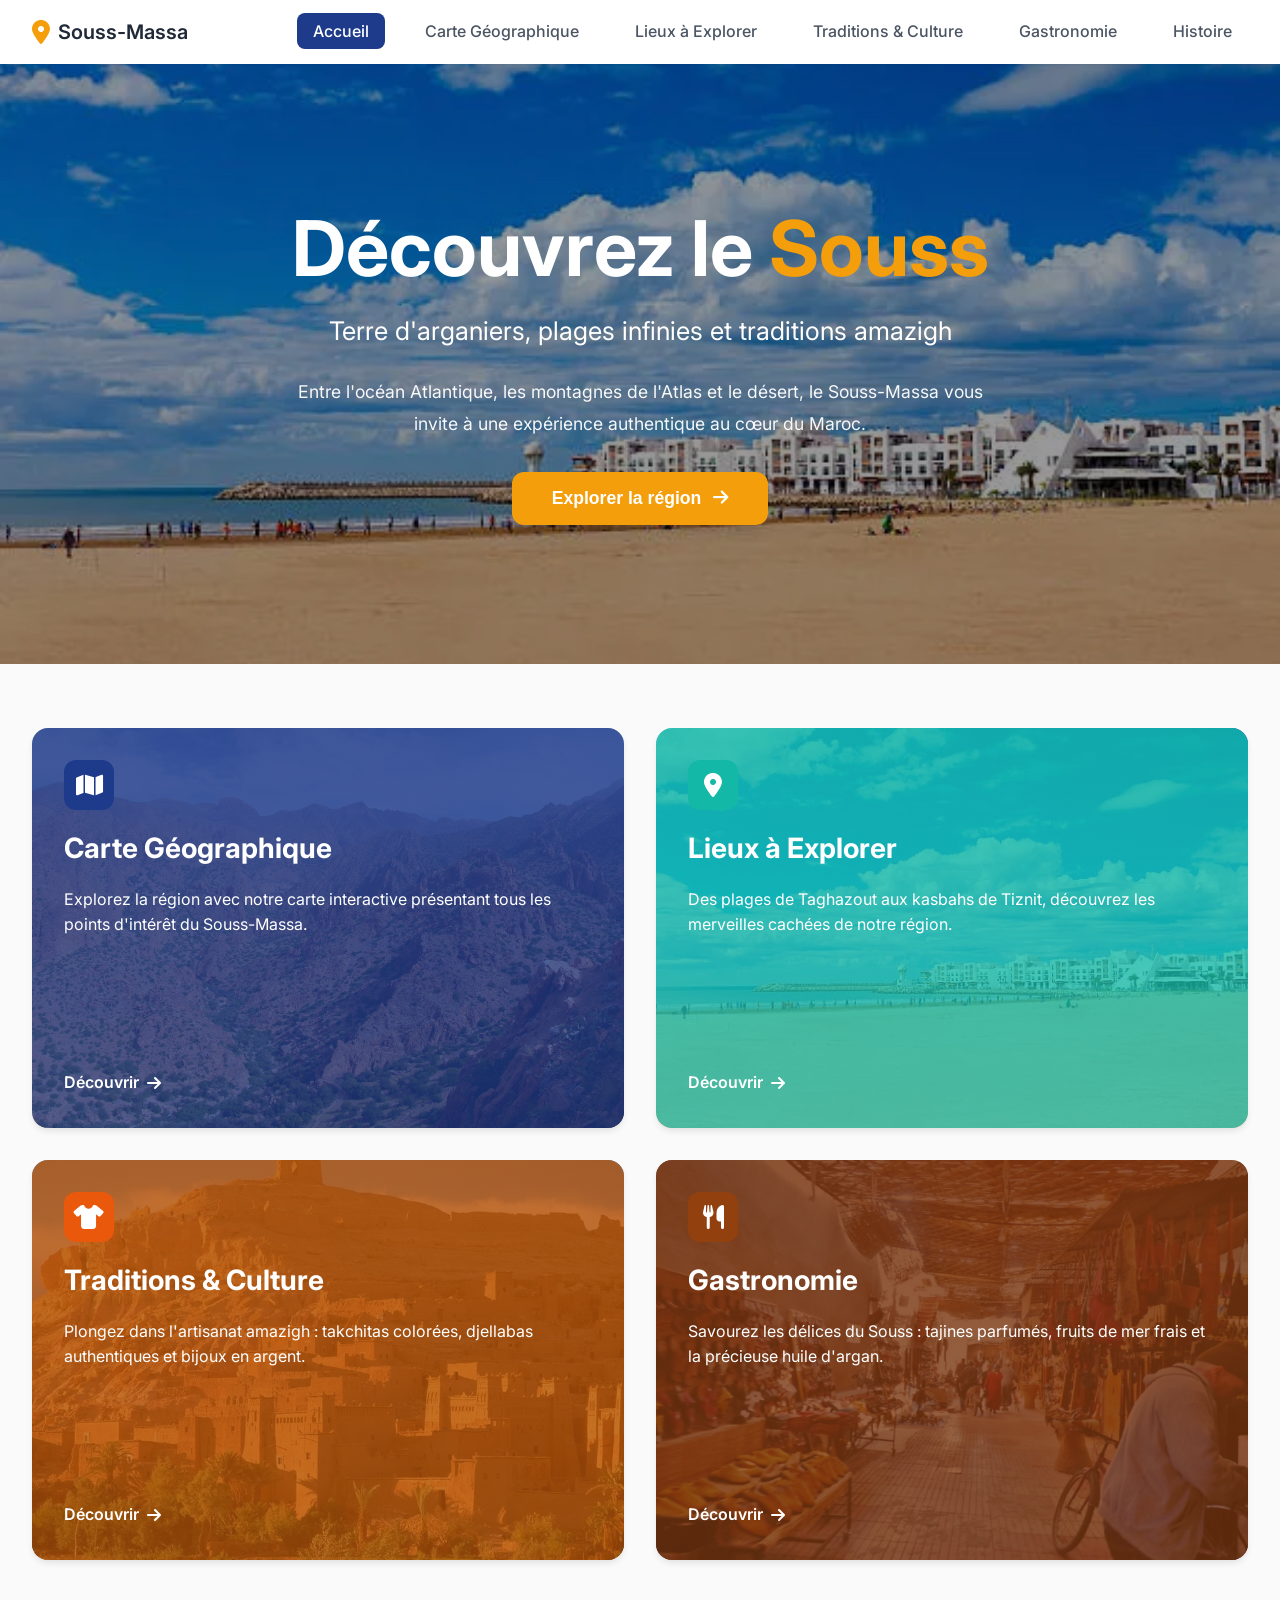
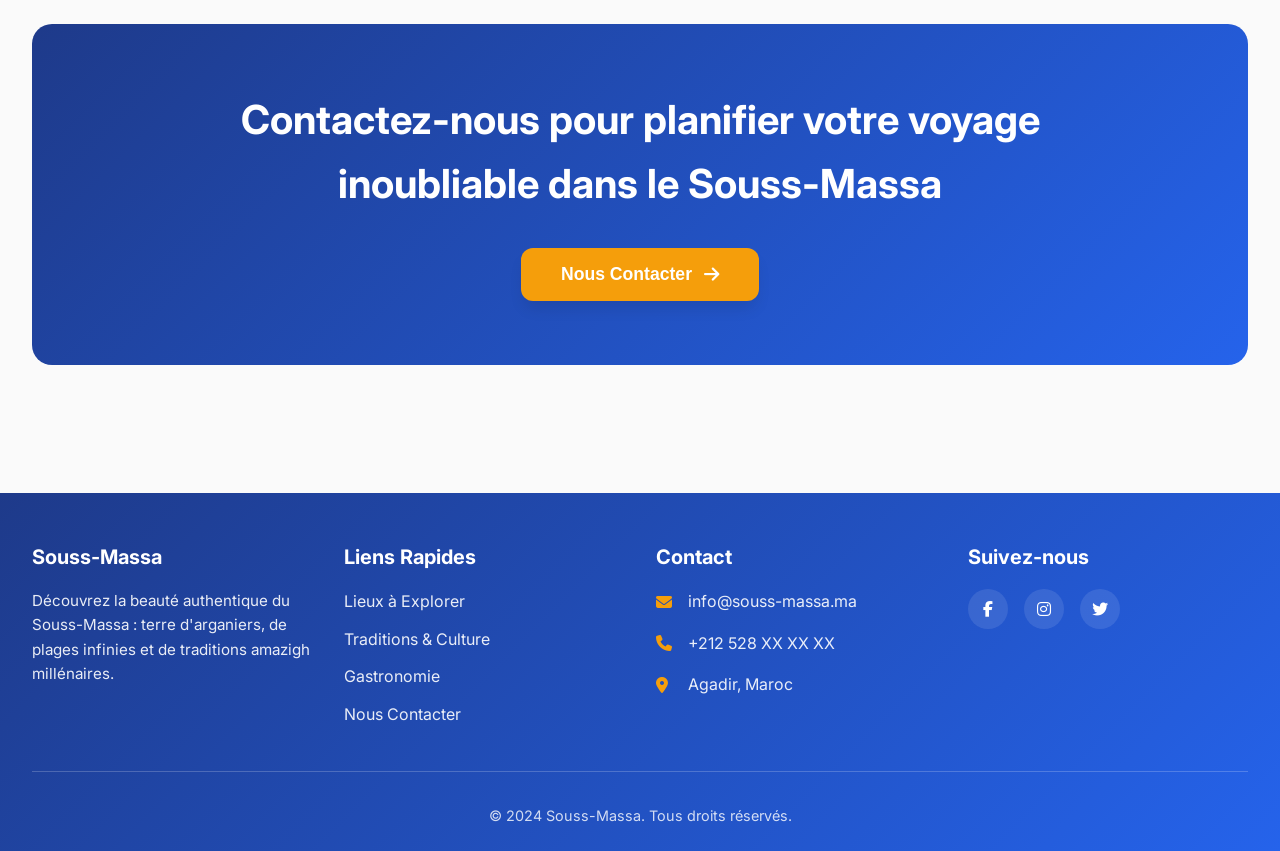
<file: html/index.html>
<!DOCTYPE html>
<html lang="fr">
<head>
    <meta charset="UTF-8">
    <meta name="viewport" content="width=device-width, initial-scale=1.0">
    <title>Souss-Massa - Découvrez le Souss</title>
    <link rel="stylesheet" href="../css/index.css">
    <link rel="preconnect" href="https://fonts.googleapis.com">
    <link rel="preconnect" href="https://fonts.gstatic.com" crossorigin>
    <link href="https://fonts.googleapis.com/css2?family=Inter:wght@300;400;500;600;700&display=swap" rel="stylesheet">
    <link rel="stylesheet" href="https://cdnjs.cloudflare.com/ajax/libs/font-awesome/6.4.0/css/all.min.css">
</head>
<body>
    <!-- Navigation Header -->
    <nav class="main-nav">
        <div class="nav-container">
            <a href="index.html" class="logo">
                <i class="fas fa-map-marker-alt"></i>
                <span>Souss-Massa</span>
            </a>
            <ul class="nav-links">
                <li><a href="index.html" class="active">Accueil</a></li>
                <li><a href="carte.html">Carte Géographique</a></li>
                <li><a href="lieux.html">Lieux à Explorer</a></li>
                <li><a href="vetements.html">Traditions & Culture</a></li>
                <li><a href="gastronomie.html">Gastronomie</a></li>
                <li><a href="histoire.html">Histoire</a></li>
            </ul>
        </div>
    </nav>

    <!-- Hero Section -->
    <section class="hero-section">
        <div class="hero-overlay"></div>
        <div class="hero-content">
            <h1 class="hero-title">
                Découvrez le <span class="highlight">Souss</span>
            </h1>
            <p class="hero-tagline">Terre d'arganiers, plages infinies et traditions amazigh</p>
            <p class="hero-description">
                Entre l'océan Atlantique, les montagnes de l'Atlas et le désert, le Souss-Massa vous invite à une expérience authentique au cœur du Maroc.
            </p>
            <button class="hero-cta">
                Explorer la région <i class="fas fa-arrow-right"></i>
            </button>
        </div>
    </section>

    <!-- Main Content -->
    <main class="main-content">
        <!-- Navigation Cards Section - Grille 2x2 -->
        <section class="cards-section">
            <div class="cards-container">
                <!-- Carte Géographique Card -->
                <div class="nav-card">
                    <div class="card-image">
                        <img src="../images/Panorama_Djebel_el_Kest.jpg" alt="Carte Géographique">
                        <div class="card-overlay overlay-blue"></div>
                    </div>
                    <div class="card-content">
                        <div class="card-icon">
                            <i class="fas fa-map"></i>
                        </div>
                        <h2 class="card-title">Carte Géographique</h2>
                        <p class="card-description">
                            Explorez la région avec notre carte interactive présentant tous les points d'intérêt du Souss-Massa.
                        </p>
                        <a href="carte.html" class="card-link">
                            Découvrir <i class="fas fa-arrow-right"></i>
                        </a>
                    </div>
                </div>

                <!-- Lieux à Explorer Card -->
                <div class="nav-card">
                    <div class="card-image">
                        <img src="../images/agadir-city-morocco.webp" alt="Lieux à Explorer">
                        <div class="card-overlay overlay-teal"></div>
                    </div>
                    <div class="card-content">
                        <div class="card-icon">
                            <i class="fas fa-map-marker-alt"></i>
                        </div>
                        <h2 class="card-title">Lieux à Explorer</h2>
                        <p class="card-description">
                            Des plages de Taghazout aux kasbahs de Tiznit, découvrez les merveilles cachées de notre région.
                        </p>
                        <a href="lieux.html" class="card-link">
                            Découvrir <i class="fas fa-arrow-right"></i>
                        </a>
                    </div>
                </div>

                <!-- Traditions & Culture Card -->
                <div class="nav-card">
                    <div class="card-image">
                        <img src="../images/taourirt-kasbah.webp" alt="Vêtements Traditionnels">
                        <div class="card-overlay overlay-orange"></div>
                    </div>
                    <div class="card-content">
                        <div class="card-icon">
                            <i class="fas fa-tshirt"></i>
                        </div>
                        <h2 class="card-title">Traditions & Culture</h2>
                        <p class="card-description">
                            Plongez dans l'artisanat amazigh : takchitas colorées, djellabas authentiques et bijoux en argent.
                        </p>
                        <a href="vetements.html" class="card-link">
                            Découvrir <i class="fas fa-arrow-right"></i>
                        </a>
                    </div>
                </div>

                <!-- Gastronomie Card -->
                <div class="nav-card">
                    <div class="card-image">
                        <img src="../images/souk-taroudant-1536x940.jpg" alt="Gastronomie">
                        <div class="card-overlay overlay-brown"></div>
                    </div>
                    <div class="card-content">
                        <div class="card-icon">
                            <i class="fas fa-utensils"></i>
                        </div>
                        <h2 class="card-title">Gastronomie</h2>
                        <p class="card-description">
                            Savourez les délices du Souss : tajines parfumés, fruits de mer frais et la précieuse huile d'argan.
                        </p>
                        <a href="gastronomie.html" class="card-link">
                            Découvrir <i class="fas fa-arrow-right"></i>
                        </a>
                    </div>
                </div>
            </div>
        </section>

        <!-- CTA Section -->
        <section class="cta-section">
            <div class="cta-content">
                <h2 class="cta-title">Contactez-nous pour planifier votre voyage inoubliable dans le Souss-Massa</h2>
                <button class="cta-button">
                    Nous Contacter <i class="fas fa-arrow-right"></i>
                </button>
            </div>
        </section>
    </main>

    <!-- Footer -->
    <footer class="main-footer">
        <div class="footer-container">
            <div class="footer-column">
                <h3 class="footer-title">Souss-Massa</h3>
                <p class="footer-description">
                    Découvrez la beauté authentique du Souss-Massa : terre d'arganiers, de plages infinies et de traditions amazigh millénaires.
                </p>
            </div>
            <div class="footer-column">
                <h3 class="footer-title">Liens Rapides</h3>
                <ul class="footer-links">
                    <li><a href="lieux.html">Lieux à Explorer</a></li>
                    <li><a href="vetements.html">Traditions & Culture</a></li>
                    <li><a href="gastronomie.html">Gastronomie</a></li>
                    <li><a href="#">Nous Contacter</a></li>
                </ul>
            </div>
            <div class="footer-column">
                <h3 class="footer-title">Contact</h3>
                <ul class="footer-contact">
                    <li>
                        <i class="fas fa-envelope"></i>
                        <span>info@souss-massa.ma</span>
                    </li>
                    <li>
                        <i class="fas fa-phone"></i>
                        <span>+212 528 XX XX XX</span>
                    </li>
                    <li>
                        <i class="fas fa-map-marker-alt"></i>
                        <span>Agadir, Maroc</span>
                    </li>
                </ul>
            </div>
            <div class="footer-column">
                <h3 class="footer-title">Suivez-nous</h3>
                <div class="social-icons">
                    <a href="#" class="social-icon"><i class="fab fa-facebook-f"></i></a>
                    <a href="#" class="social-icon"><i class="fab fa-instagram"></i></a>
                    <a href="#" class="social-icon"><i class="fab fa-twitter"></i></a>
                </div>
            </div>
        </div>
        <div class="footer-bottom">
            <p>&copy; 2024 Souss-Massa. Tous droits réservés.</p>
        </div>
    </footer>

    <!-- Scroll to Top Button -->
    <button class="scroll-top" id="scrollTop">
        <i class="fas fa-arrow-up"></i>
    </button>

    <script src="../js/index.js"></script>
</body>
</html>
</file>
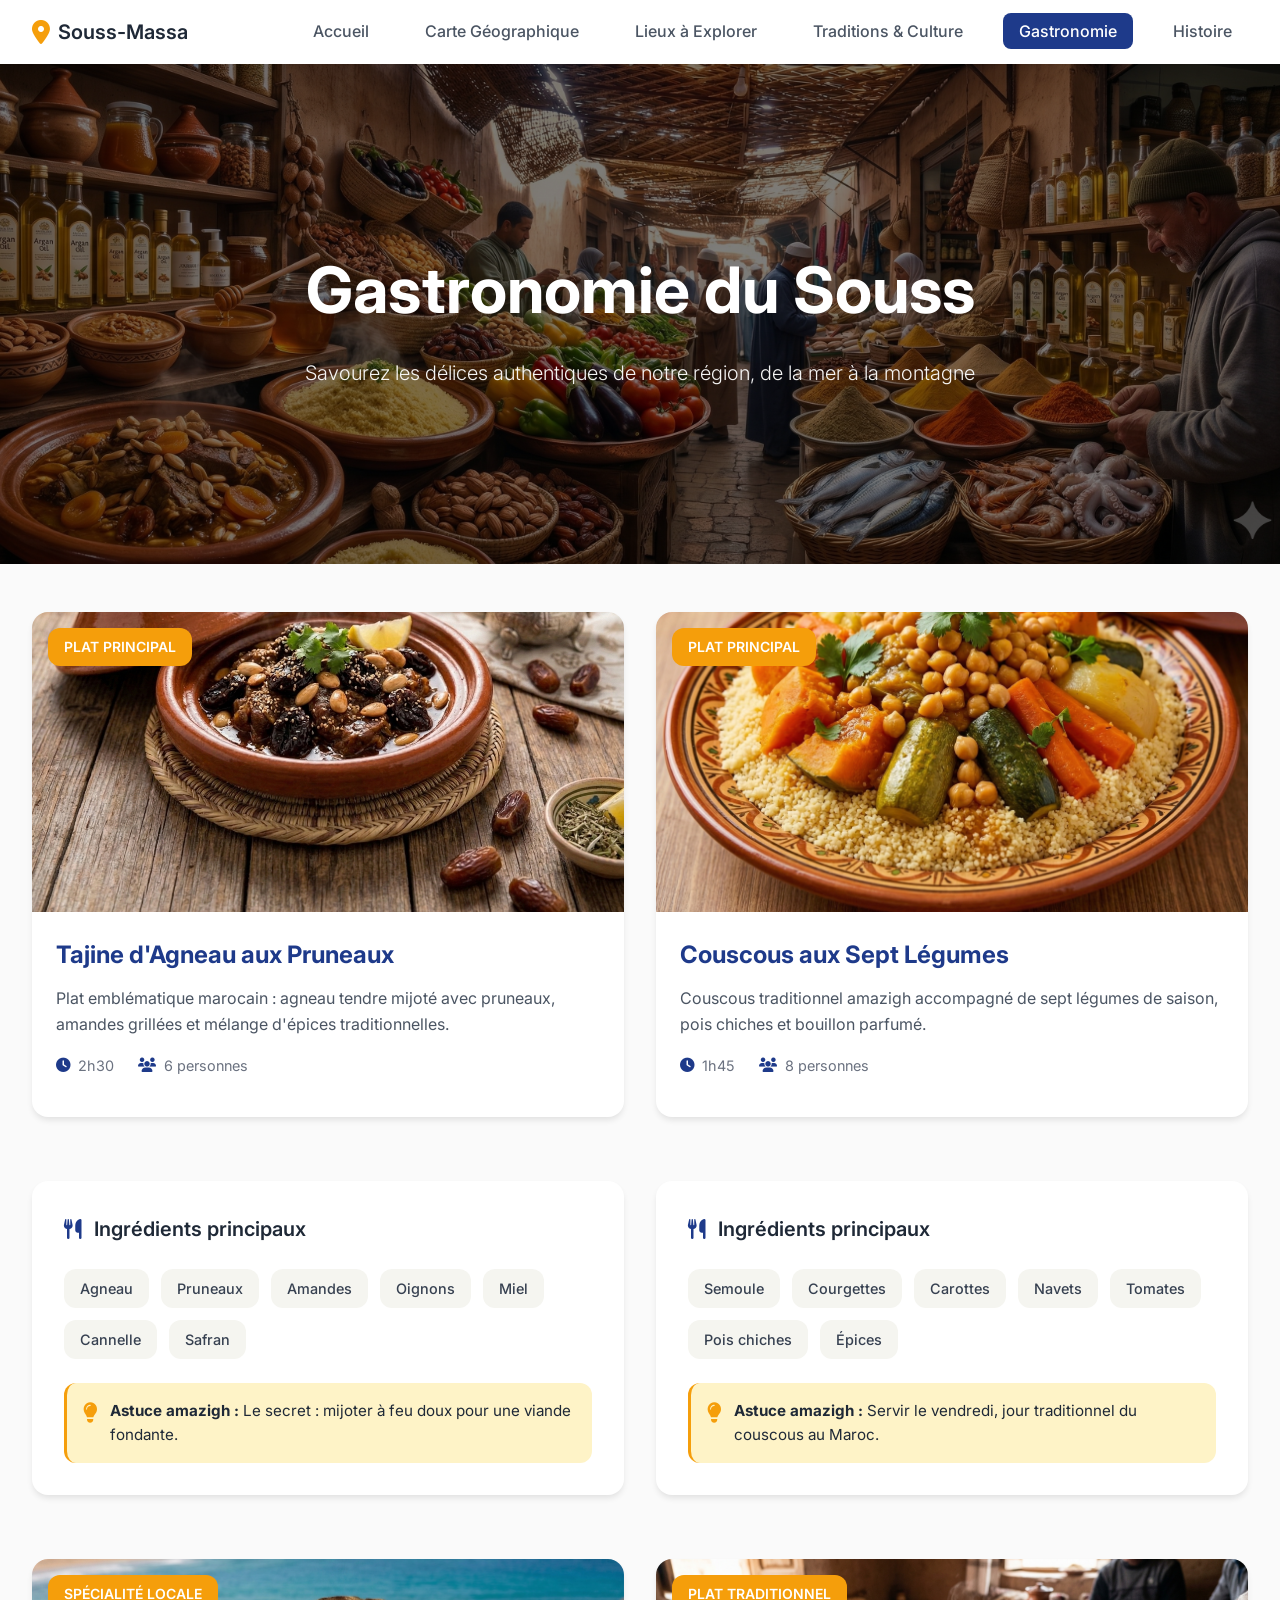
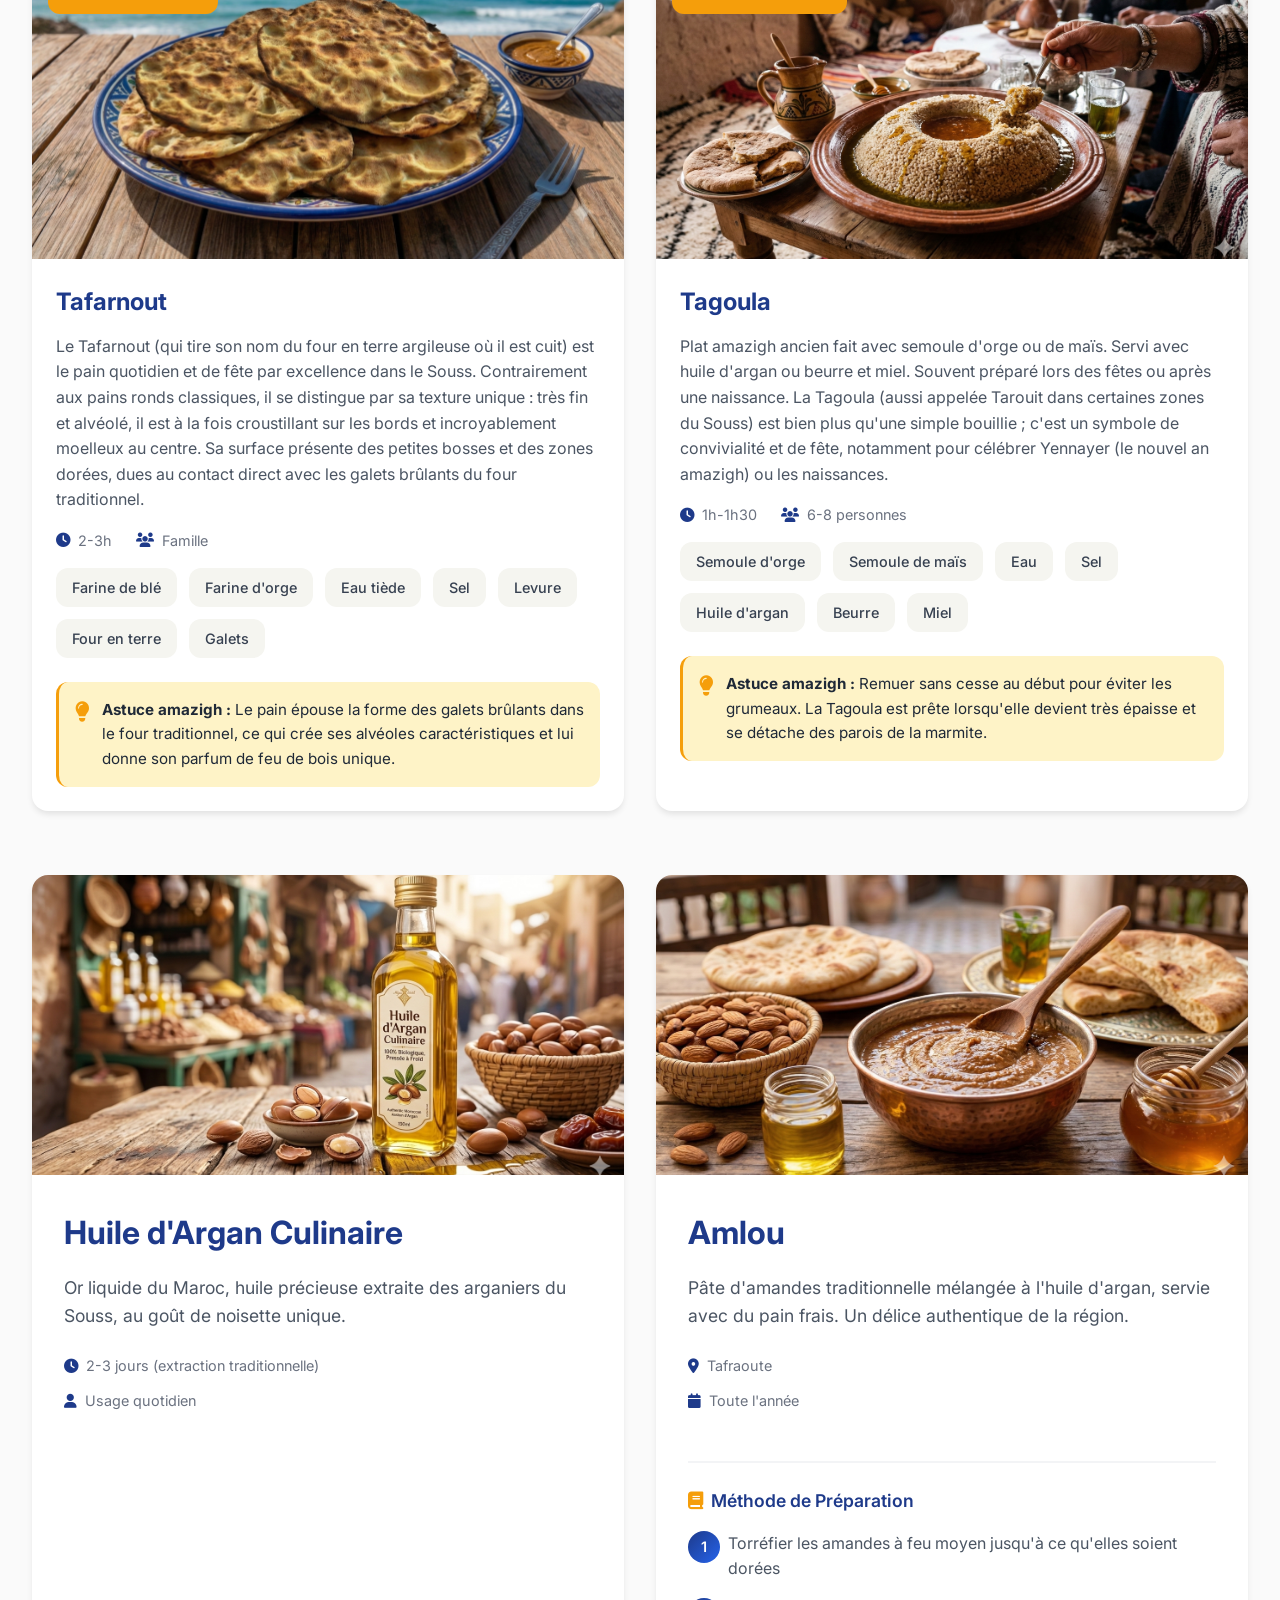
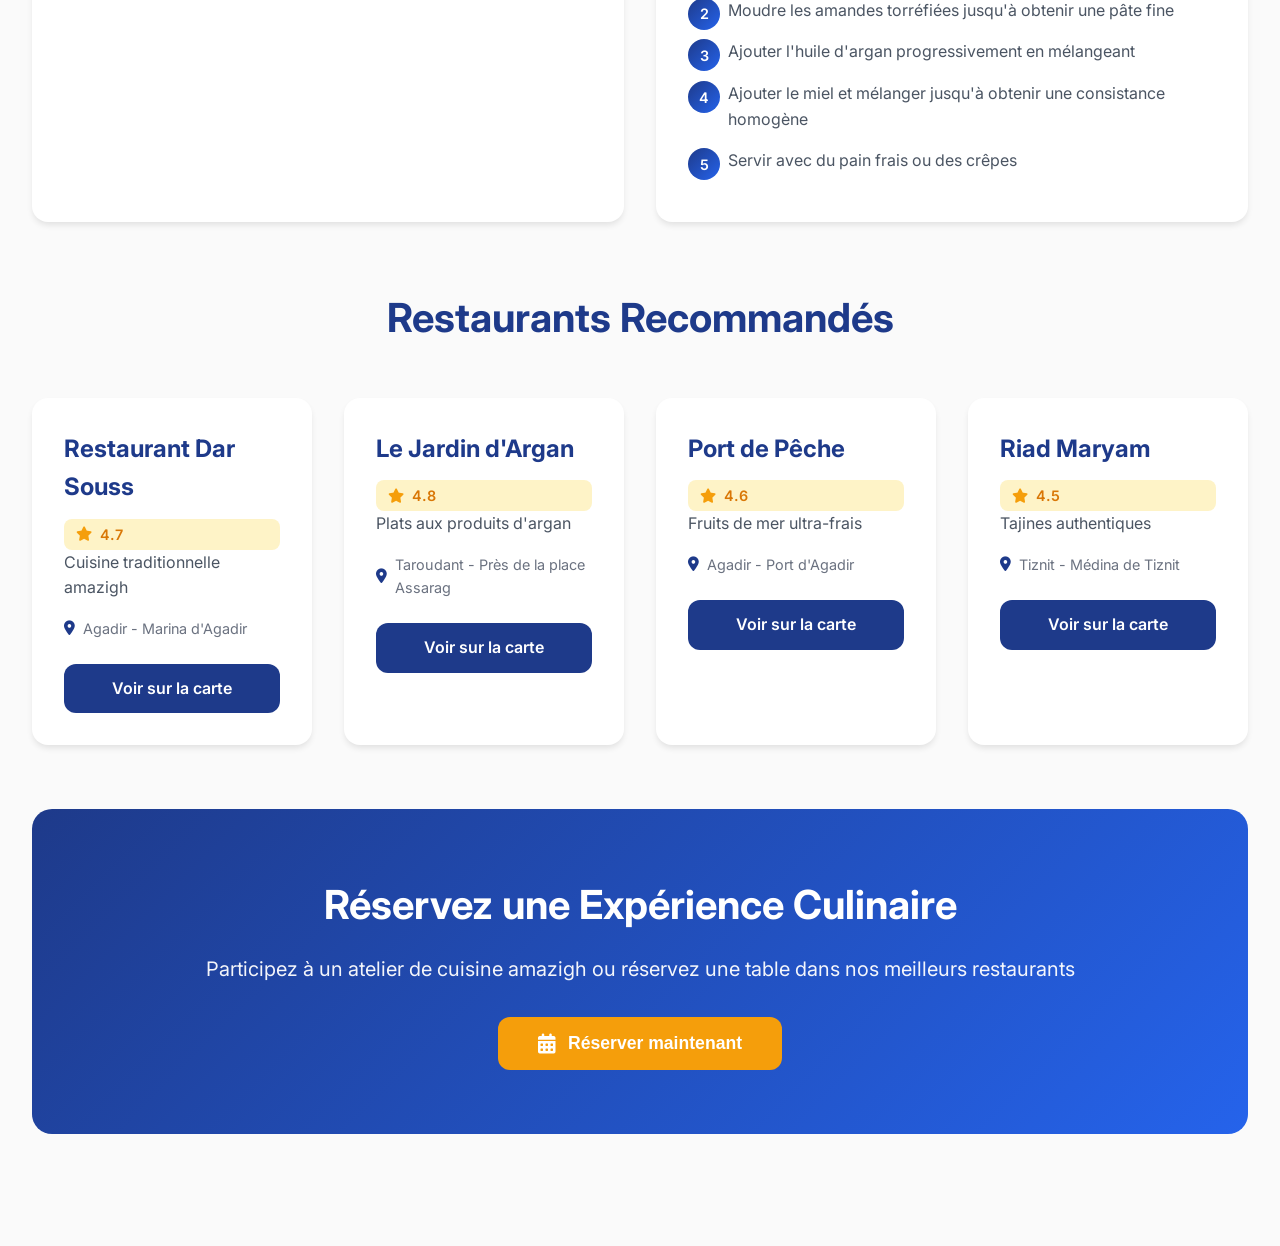
<file: html/gastronomie.html>
<!DOCTYPE html>
<html lang="fr">
<head>
    <meta charset="UTF-8">
    <meta name="viewport" content="width=device-width, initial-scale=1.0">
    <title>Gastronomie - Souss-Massa</title>
    <link rel="stylesheet" href="../css/gastronomie.css">
    <link rel="preconnect" href="https://fonts.googleapis.com">
    <link rel="preconnect" href="https://fonts.gstatic.com" crossorigin>
    <link href="https://fonts.googleapis.com/css2?family=Inter:wght@300;400;500;600;700&display=swap" rel="stylesheet">
    <link rel="stylesheet" href="https://cdnjs.cloudflare.com/ajax/libs/font-awesome/6.4.0/css/all.min.css">
</head>
<body>
    <!-- Navigation Header -->
    <nav class="main-nav">
        <div class="nav-container">
            <a href="index.html" class="logo">
                <i class="fas fa-map-marker-alt"></i>
                <span>Souss-Massa</span>
            </a>
            <ul class="nav-links">
                <li><a href="index.html">Accueil</a></li>
                <li><a href="carte.html">Carte Géographique</a></li>
                <li><a href="lieux.html">Lieux à Explorer</a></li>
                <li><a href="vetements.html">Traditions & Culture</a></li>
                <li><a href="gastronomie.html" class="active">Gastronomie</a></li>
                <li><a href="histoire.html">Histoire</a></li>
            </ul>
        </div>
    </nav>

    <!-- Hero Section -->
    <section class="hero-section">
        <div class="hero-overlay"></div>
        <div class="hero-content">
            <h1 class="hero-title">Gastronomie du Souss</h1>
            <p class="hero-subtitle">Savourez les délices authentiques de notre région, de la mer à la montagne</p>
        </div>
    </section>

    <!-- Main Content -->
    <main class="main-content">
        <!-- Dishes Section -->
        <section class="dishes-section">
            <div class="dishes-container">
                <!-- Dish Card 1 -->
                <div class="dish-card">
                    <div class="dish-image">
                        <img src="../images/tajine.png" alt="Tajine d'Agneau aux Pruneaux">
                        <div class="dish-badge">Plat Principal</div>
                    </div>
                    <div class="dish-info">
                        <h3 class="dish-title">Tajine d'Agneau aux Pruneaux</h3>
                        <p class="dish-description">Plat emblématique marocain : agneau tendre mijoté avec pruneaux, amandes grillées et mélange d'épices traditionnelles.</p>
                        <div class="dish-details">
                            <span class="detail-item">
                                <i class="fas fa-clock"></i>
                                2h30
                            </span>
                            <span class="detail-item">
                                <i class="fas fa-users"></i>
                                6 personnes
                            </span>
                        </div>
                    </div>
                </div>

                <!-- Dish Card 2 -->
                <div class="dish-card">
                    <div class="dish-image">
                        <img src="../images/couscous.png" alt="Couscous aux Sept Légumes">
                        <div class="dish-badge">Plat Principal</div>
                    </div>
                    <div class="dish-info">
                        <h3 class="dish-title">Couscous aux Sept Légumes</h3>
                        <p class="dish-description">Couscous traditionnel amazigh accompagné de sept légumes de saison, pois chiches et bouillon parfumé.</p>
                        <div class="dish-details">
                            <span class="detail-item">
                                <i class="fas fa-clock"></i>
                                1h45
                            </span>
                            <span class="detail-item">
                                <i class="fas fa-users"></i>
                                8 personnes
                            </span>
                        </div>
                    </div>
                </div>
            </div>
        </section>

        <!-- Ingredients & Tips Section -->
        <section class="ingredients-tips-section">
            <div class="ingredients-container">
                <!-- Ingredients Card 1 -->
                <div class="ingredients-card">
                    <div class="ingredients-header">
                        <i class="fas fa-utensils"></i>
                        <h3>Ingrédients principaux</h3>
                    </div>
                    <div class="ingredients-tags">
                        <span class="ingredient-tag">Agneau</span>
                        <span class="ingredient-tag">Pruneaux</span>
                        <span class="ingredient-tag">Amandes</span>
                        <span class="ingredient-tag">Oignons</span>
                        <span class="ingredient-tag">Miel</span>
                        <span class="ingredient-tag">Cannelle</span>
                        <span class="ingredient-tag">Safran</span>
                    </div>
                    <div class="amazigh-tip">
                        <i class="fas fa-lightbulb"></i>
                        <p><strong>Astuce amazigh :</strong> Le secret : mijoter à feu doux pour une viande fondante.</p>
                    </div>
                </div>

                <!-- Ingredients Card 2 -->
                <div class="ingredients-card">
                    <div class="ingredients-header">
                        <i class="fas fa-utensils"></i>
                        <h3>Ingrédients principaux</h3>
                    </div>
                    <div class="ingredients-tags">
                        <span class="ingredient-tag">Semoule</span>
                        <span class="ingredient-tag">Courgettes</span>
                        <span class="ingredient-tag">Carottes</span>
                        <span class="ingredient-tag">Navets</span>
                        <span class="ingredient-tag">Tomates</span>
                        <span class="ingredient-tag">Pois chiches</span>
                        <span class="ingredient-tag">Épices</span>
                    </div>
                    <div class="amazigh-tip">
                        <i class="fas fa-lightbulb"></i>
                        <p><strong>Astuce amazigh :</strong> Servir le vendredi, jour traditionnel du couscous au Maroc.</p>
                    </div>
                </div>
            </div>
        </section>

        <!-- More Dishes Section -->
        <section class="more-dishes-section">
            <div class="dishes-container">
                <!-- Dish Card 3 -->
                <div class="dish-card">
                    <div class="dish-image">
                        <img src="../images/tafarnout.png" alt="Tafarnout">
                        <div class="dish-badge specialty">Spécialité Locale</div>
                    </div>
                    <div class="dish-info">
                        <h3 class="dish-title">Tafarnout</h3>
                        <p class="dish-description">Le Tafarnout (qui tire son nom du four en terre argileuse où il est cuit) est le pain quotidien et de fête par excellence dans le Souss. Contrairement aux pains ronds classiques, il se distingue par sa texture unique : très fin et alvéolé, il est à la fois croustillant sur les bords et incroyablement moelleux au centre. Sa surface présente des petites bosses et des zones dorées, dues au contact direct avec les galets brûlants du four traditionnel.</p>
                        <div class="dish-details">
                            <span class="detail-item">
                                <i class="fas fa-clock"></i>
                                2-3h
                            </span>
                            <span class="detail-item">
                                <i class="fas fa-users"></i>
                                Famille
                            </span>
                        </div>
                        <div class="ingredients-tags-small">
                            <span class="ingredient-tag">Farine de blé</span>
                            <span class="ingredient-tag">Farine d'orge</span>
                            <span class="ingredient-tag">Eau tiède</span>
                            <span class="ingredient-tag">Sel</span>
                            <span class="ingredient-tag">Levure</span>
                            <span class="ingredient-tag">Four en terre</span>
                            <span class="ingredient-tag">Galets</span>
                        </div>
                        <div class="amazigh-tip-small">
                            <i class="fas fa-lightbulb"></i>
                            <p><strong>Astuce amazigh :</strong> Le pain épouse la forme des galets brûlants dans le four traditionnel, ce qui crée ses alvéoles caractéristiques et lui donne son parfum de feu de bois unique.</p>
                        </div>
                    </div>
                </div>

                <!-- Dish Card 4 -->
                <div class="dish-card">
                    <div class="dish-image">
                        <img src="../images/tagoula.png" alt="Tagoula">
                        <div class="dish-badge specialty">Plat Traditionnel</div>
                    </div>
                    <div class="dish-info">
                        <h3 class="dish-title">Tagoula</h3>
                        <p class="dish-description">Plat amazigh ancien fait avec semoule d'orge ou de maïs. Servi avec huile d'argan ou beurre et miel. Souvent préparé lors des fêtes ou après une naissance. La Tagoula (aussi appelée Tarouit dans certaines zones du Souss) est bien plus qu'une simple bouillie ; c'est un symbole de convivialité et de fête, notamment pour célébrer Yennayer (le nouvel an amazigh) ou les naissances.</p>
                        <div class="dish-details">
                            <span class="detail-item">
                                <i class="fas fa-clock"></i>
                                1h-1h30
                            </span>
                            <span class="detail-item">
                                <i class="fas fa-users"></i>
                                6-8 personnes
                            </span>
                        </div>
                        <div class="ingredients-tags-small">
                            <span class="ingredient-tag">Semoule d'orge</span>
                            <span class="ingredient-tag">Semoule de maïs</span>
                            <span class="ingredient-tag">Eau</span>
                            <span class="ingredient-tag">Sel</span>
                            <span class="ingredient-tag">Huile d'argan</span>
                            <span class="ingredient-tag">Beurre</span>
                            <span class="ingredient-tag">Miel</span>
                        </div>
                        <div class="amazigh-tip-small">
                            <i class="fas fa-lightbulb"></i>
                            <p><strong>Astuce amazigh :</strong> Remuer sans cesse au début pour éviter les grumeaux. La Tagoula est prête lorsqu'elle devient très épaisse et se détache des parois de la marmite.</p>
                        </div>
                    </div>
                </div>
            </div>
        </section>

        <!-- Argan Oil & Amlou Section -->
        <section class="argan-section">
            <div class="argan-container">
                <!-- Huile d'Argan Card -->
                <div class="argan-card">
                    <div class="argan-image">
                        <img src="../images/argan.png" alt="Huile d'Argan Culinaire">
                    </div>
                    <div class="argan-content">
                        <h3 class="argan-title">Huile d'Argan Culinaire</h3>
                        <p class="argan-description">Or liquide du Maroc, huile précieuse extraite des arganiers du Souss, au goût de noisette unique.</p>
                        <div class="argan-details">
                            <span class="detail-item">
                                <i class="fas fa-clock"></i>
                                2-3 jours (extraction traditionnelle)
                            </span>
                            <span class="detail-item">
                                <i class="fas fa-user"></i>
                                Usage quotidien
                            </span>
                        </div>
                    </div>
                </div>

                <!-- Amlou Card -->
                <div class="argan-card">
                    <div class="argan-image">
                        <img src="../images/amlou.png" alt="Amlou">
                    </div>
                    <div class="argan-content">
                        <h3 class="argan-title">Amlou</h3>
                        <p class="argan-description">Pâte d'amandes traditionnelle mélangée à l'huile d'argan, servie avec du pain frais. Un délice authentique de la région.</p>
                        <div class="argan-details">
                            <span class="detail-item">
                                <i class="fas fa-map-marker-alt"></i>
                                Tafraoute
                            </span>
                            <span class="detail-item">
                                <i class="fas fa-calendar"></i>
                                Toute l'année
                            </span>
                        </div>
                        <div class="preparation-method">
                            <h4 class="preparation-title">
                                <i class="fas fa-book"></i>
                                Méthode de Préparation
                            </h4>
                            <ol class="preparation-steps">
                                <li>Torréfier les amandes à feu moyen jusqu'à ce qu'elles soient dorées</li>
                                <li>Moudre les amandes torréfiées jusqu'à obtenir une pâte fine</li>
                                <li>Ajouter l'huile d'argan progressivement en mélangeant</li>
                                <li>Ajouter le miel et mélanger jusqu'à obtenir une consistance homogène</li>
                                <li>Servir avec du pain frais ou des crêpes</li>
                            </ol>
                        </div>
                    </div>
                </div>
            </div>
        </section>

        <!-- Restaurants Section -->
        <section class="restaurants-section">
            <h2 class="section-title">Restaurants Recommandés</h2>
            <div class="restaurants-grid">
                <div class="restaurant-card">
                    <h3 class="restaurant-name">Restaurant Dar Souss</h3>
                    <div class="restaurant-rating">
                        <i class="fas fa-star"></i>
                        <span>4.7</span>
                    </div>
                    <p class="restaurant-specialty">Cuisine traditionnelle amazigh</p>
                    <p class="restaurant-location">
                        <i class="fas fa-map-marker-alt"></i>
                        Agadir - Marina d'Agadir
                    </p>
                    <a href="carte.html?restaurant=13" class="restaurant-btn">Voir sur la carte</a>
                </div>

                <div class="restaurant-card">
                    <h3 class="restaurant-name">Le Jardin d'Argan</h3>
                    <div class="restaurant-rating">
                        <i class="fas fa-star"></i>
                        <span>4.8</span>
                    </div>
                    <p class="restaurant-specialty">Plats aux produits d'argan</p>
                    <p class="restaurant-location">
                        <i class="fas fa-map-marker-alt"></i>
                        Taroudant - Près de la place Assarag
                    </p>
                    <a href="carte.html?restaurant=14" class="restaurant-btn">Voir sur la carte</a>
                </div>

                <div class="restaurant-card">
                    <h3 class="restaurant-name">Port de Pêche</h3>
                    <div class="restaurant-rating">
                        <i class="fas fa-star"></i>
                        <span>4.6</span>
                    </div>
                    <p class="restaurant-specialty">Fruits de mer ultra-frais</p>
                    <p class="restaurant-location">
                        <i class="fas fa-map-marker-alt"></i>
                        Agadir - Port d'Agadir
                    </p>
                    <a href="carte.html?restaurant=15" class="restaurant-btn">Voir sur la carte</a>
                </div>

                <div class="restaurant-card">
                    <h3 class="restaurant-name">Riad Maryam</h3>
                    <div class="restaurant-rating">
                        <i class="fas fa-star"></i>
                        <span>4.5</span>
                    </div>
                    <p class="restaurant-specialty">Tajines authentiques</p>
                    <p class="restaurant-location">
                        <i class="fas fa-map-marker-alt"></i>
                        Tiznit - Médina de Tiznit
                    </p>
                    <a href="carte.html?restaurant=16" class="restaurant-btn">Voir sur la carte</a>
                </div>
            </div>
        </section>

        <!-- CTA Section -->
        <section class="cta-section">
            <h2 class="cta-title">Réservez une Expérience Culinaire</h2>
            <p class="cta-subtitle">Participez à un atelier de cuisine amazigh ou réservez une table dans nos meilleurs restaurants</p>
            <button class="cta-button">
                <i class="fas fa-calendar-alt"></i>
                Réserver maintenant
            </button>
        </section>
    </main>

    <!-- Scroll to Top Button -->
    <button class="scroll-top" id="scrollTop">
        <i class="fas fa-arrow-up"></i>
    </button>

    <script src="../js/gastronomie.js"></script>
</body>
</html>
</file>
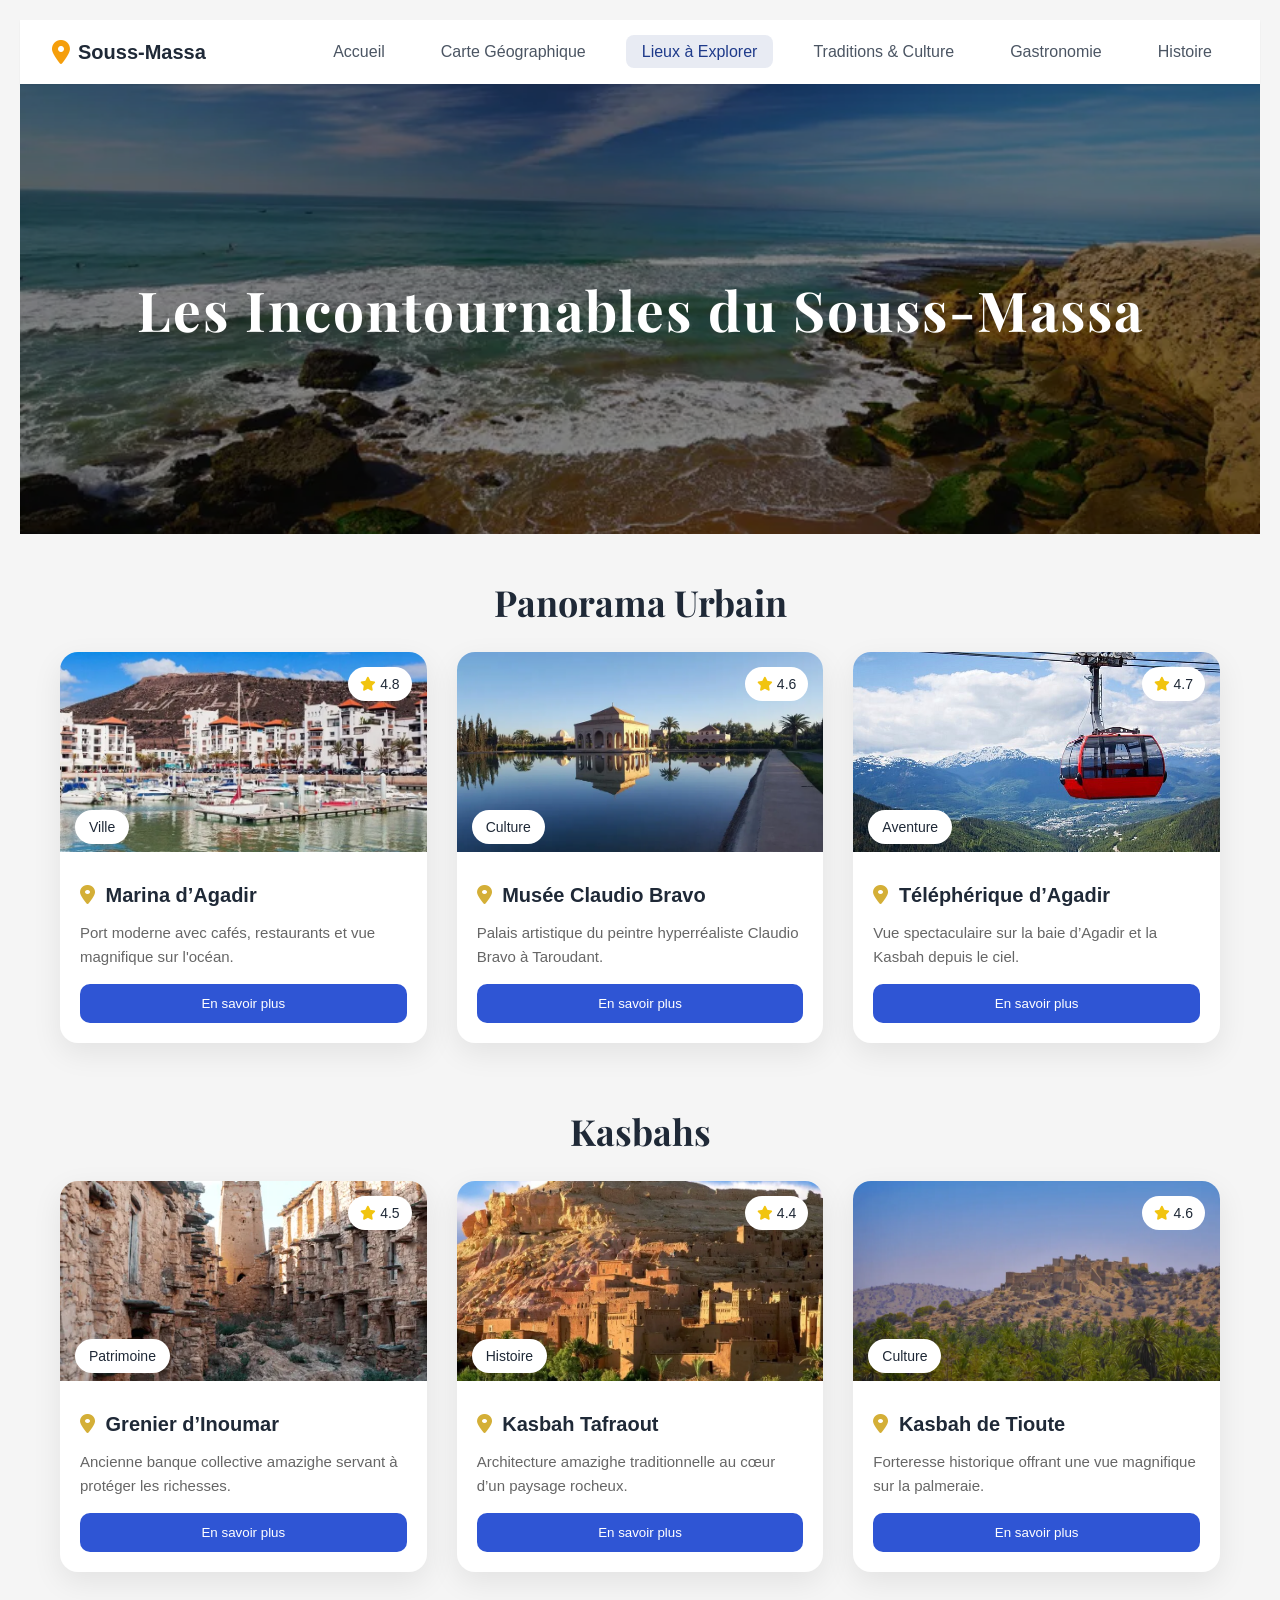
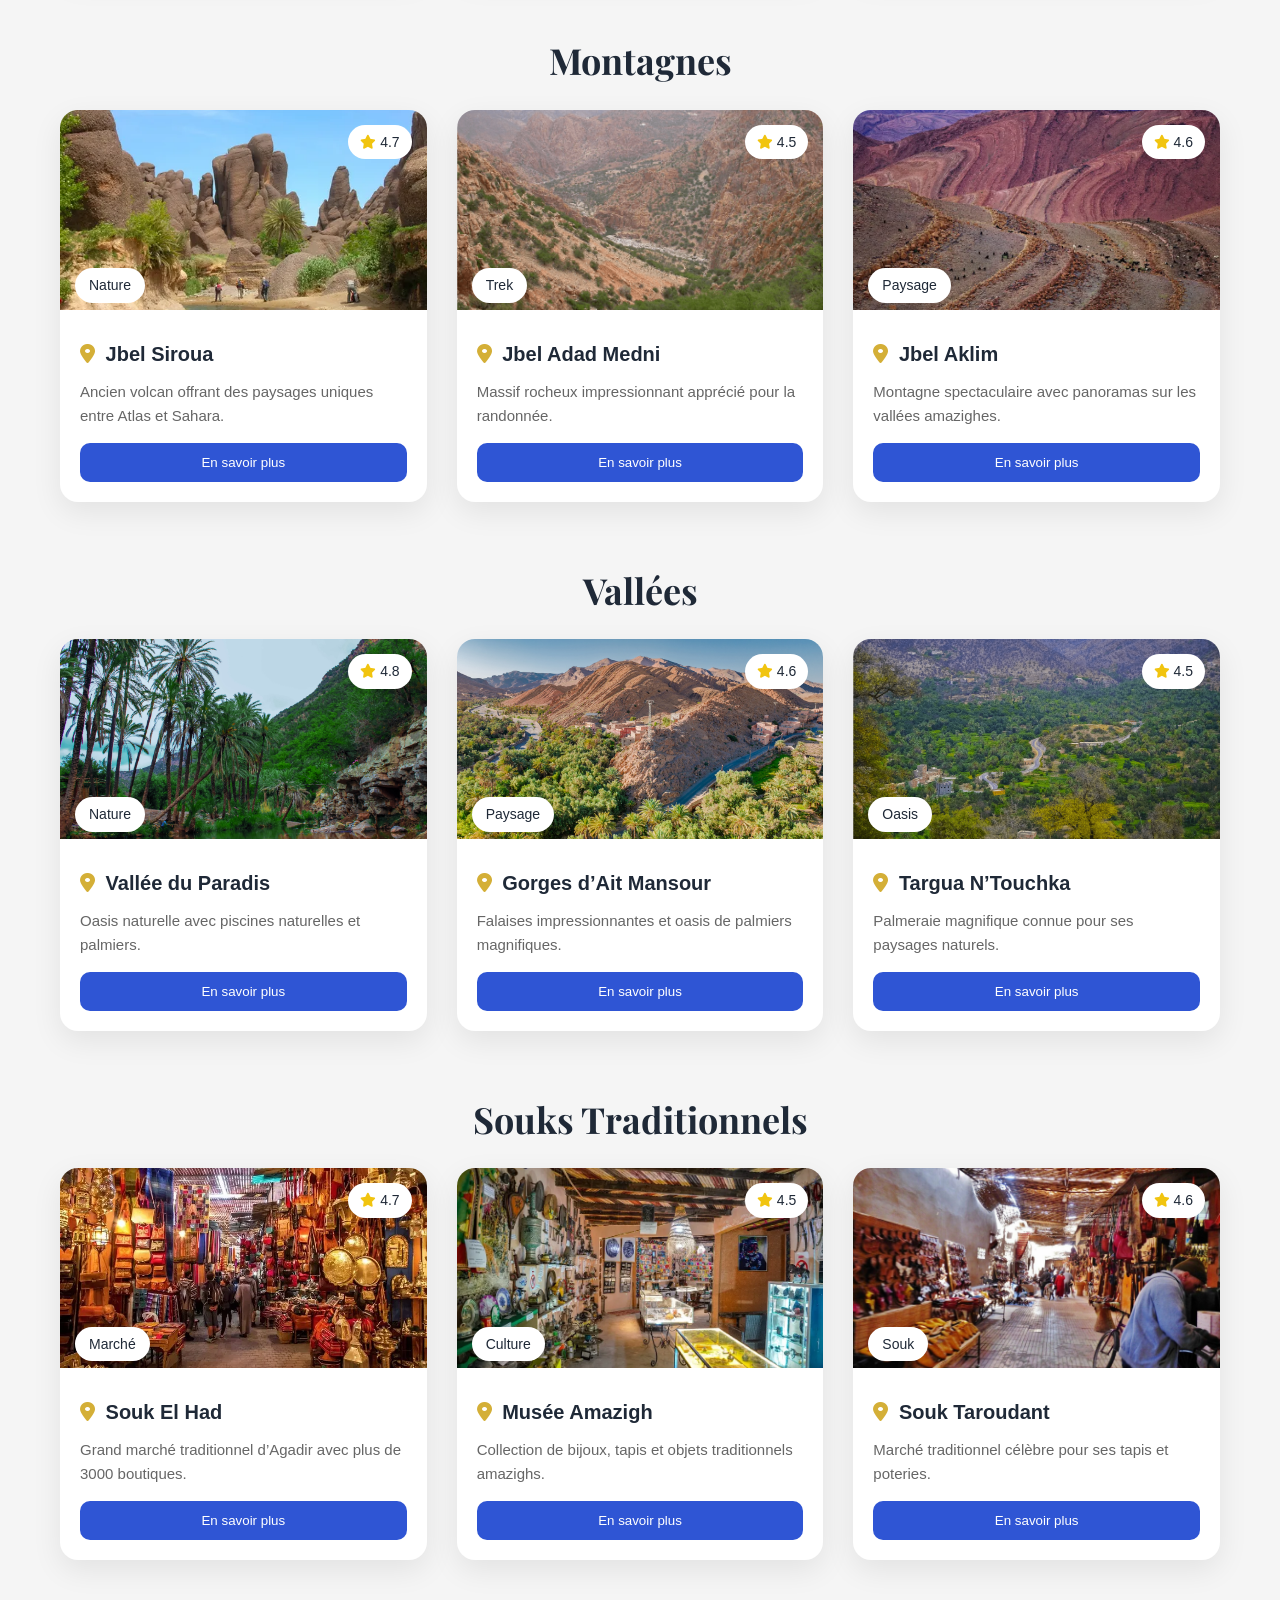
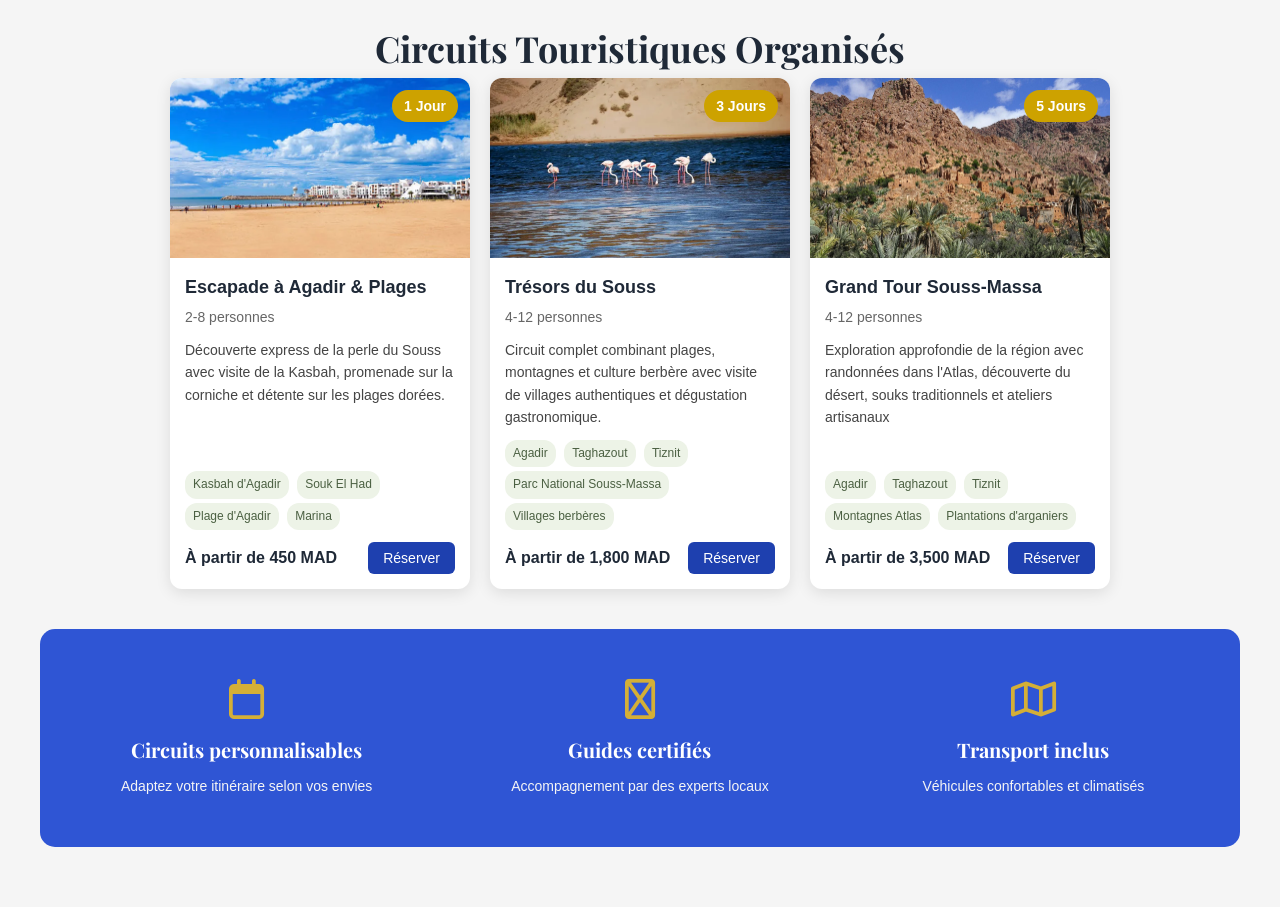
<file: html/lieux.html>
<!DOCTYPE html>
<html lang="fr">

<head>
<meta charset="UTF-8">
<meta name="viewport" content="width=device-width, initial-scale=1.0">

<title>Les Incontournables du Souss Massa</title>

<link rel="stylesheet" href="../css/style2.css">

<link rel="stylesheet" href="https://cdnjs.cloudflare.com/ajax/libs/font-awesome/6.5.0/css/all.min.css">

<link href="https://fonts.googleapis.com/css2?family=Playfair+Display:wght@400;700&family=Inter:wght@300;400;500&display=swap" rel="stylesheet">

</head>

<body>
    <nav class="main-nav">
        <div class="nav-container">
            <a href="index.html" class="logo">
                <i class="fas fa-map-marker-alt"></i>
                <span>Souss-Massa</span>
            </a>
            <ul class="nav-links">
                <li><a href="index.html">Accueil</a></li>
                <li><a href="carte.html" >Carte Géographique</a></li>
                <li><a href="lieux.html" class="active">Lieux à Explorer</a></li>
                <li><a href="vetements.html">Traditions & Culture</a></li>
                <li><a href="gastronomie.html">Gastronomie</a></li>
                <li><a href="histoire.html">Histoire</a></li>
            </ul>
        </div>
    </nav>

<header class="hero">

<h1 class="hero-title">
Les Incontournables du Souss-Massa
</h1>

</header>
<!-- ================= PANORAMA URBAIN ================= -->

<section>

<h2>Panorama Urbain</h2>


<div class="grid">

<div class="carte">
<div class="image-container">
<img src="../images/s5d6f4g56sdfg56sd-768x640.webp">
<span class="badge">Ville</span>
<span class="rating"><i class="fa-solid fa-star"></i> 4.8</span>
</div>

<div class="contenu">
<h3><i class="fa-solid fa-location-dot"></i> Marina d’Agadir</h3>
<p>Port moderne avec cafés, restaurants et vue magnifique sur l'océan.</p>
<button class="btn">En savoir plus</button>
</div>
</div>

<div class="carte">
<div class="image-container">
<img src="../images/Musée-Claudio-Bravo.webp">
<span class="badge">Culture</span>
<span class="rating"><i class="fa-solid fa-star"></i> 4.6</span>
</div>

<div class="contenu">
<h3><i class="fa-solid fa-location-dot"></i> Musée Claudio Bravo</h3>
<p>Palais artistique du peintre hyperréaliste Claudio Bravo à Taroudant.</p>
<button class="btn">En savoir plus</button>
</div>
</div>

<div class="carte">
<div class="image-container">
<img src="../images/caption (1).jpg">
<span class="badge">Aventure</span>
<span class="rating"><i class="fa-solid fa-star"></i> 4.7</span>
</div>

<div class="contenu">
<h3><i class="fa-solid fa-location-dot"></i> Téléphérique d’Agadir</h3>
<p>Vue spectaculaire sur la baie d’Agadir et la Kasbah depuis le ciel.</p>
<button class="btn">En savoir plus</button>
</div>
</div>

</div>
</section>

<!-- ================= KASBAHS ================= -->

<section>

<h2>Kasbahs</h2>



<div class="grid">

<div class="carte">
<div class="image-container">
<img src="../images/ait-baha.webp">
<span class="badge">Patrimoine</span>
<span class="rating"><i class="fa-solid fa-star"></i> 4.5</span>
</div>

<div class="contenu">
<h3><i class="fa-solid fa-location-dot"></i> Grenier d’Inoumar</h3>
<p>Ancienne banque collective amazighe servant à protéger les richesses.</p>
<button class="btn">En savoir plus</button>
</div>
</div>

<div class="carte">
<div class="image-container">
<img src="../images/taourirt-kasbah.webp">
<span class="badge">Histoire</span>
<span class="rating"><i class="fa-solid fa-star"></i> 4.4</span>
</div>

<div class="contenu">
<h3><i class="fa-solid fa-location-dot"></i> Kasbah Tafraout</h3>
<p>Architecture amazighe traditionnelle au cœur d’un paysage rocheux.</p>
<button class="btn">En savoir plus</button>
</div>
</div>

<div class="carte">
<div class="image-container">
<img src="../images/tiout-12-1160x870.webp">
<span class="badge">Culture</span>
<span class="rating"><i class="fa-solid fa-star"></i> 4.6</span>
</div>

<div class="contenu">
<h3><i class="fa-solid fa-location-dot"></i> Kasbah de Tioute</h3>
<p>Forteresse historique offrant une vue magnifique sur la palmeraie.</p>
<button class="btn">En savoir plus</button>
</div>
</div>

</div>
</section>

<!-- ================= MONTAGNES ================= -->

<section>

<h2>Montagnes</h2>



<div class="grid">

<div class="carte">
<div class="image-container">
<img src="../images/siroua-gorges-de-tislite.webp">
<span class="badge">Nature</span>
<span class="rating"><i class="fa-solid fa-star"></i> 4.7</span>
</div>

<div class="contenu">
<h3><i class="fa-solid fa-location-dot"></i> Jbel Siroua</h3>
<p>Ancien volcan offrant des paysages uniques entre Atlas et Sahara.</p>
<button class="btn">En savoir plus</button>
</div>
</div>

<div class="carte">
<div class="image-container">
<img src="../images/adad-11.png">
<span class="badge">Trek</span>
<span class="rating"><i class="fa-solid fa-star"></i> 4.5</span>
</div>

<div class="contenu">
<h3><i class="fa-solid fa-location-dot"></i> Jbel Adad Medni</h3>
<p>Massif rocheux impressionnant apprécié pour la randonnée.</p>
<button class="btn">En savoir plus</button>
</div>
</div>

<div class="carte">
<div class="image-container">
<img src="../images/volcanic-mountains-morocco.webp">
<span class="badge">Paysage</span>
<span class="rating"><i class="fa-solid fa-star"></i> 4.6</span>
</div>

<div class="contenu">
<h3><i class="fa-solid fa-location-dot"></i> Jbel Aklim</h3>
<p>Montagne spectaculaire avec panoramas sur les vallées amazighes.</p>
<button class="btn">En savoir plus</button>
</div>
</div>

</div>
</section>

<!-- ================= VALLÉES ================= -->

<section>

<h2>Vallées</h2>



<div class="grid">

<div class="carte">
<div class="image-container">
<img src="../images/Paradise_Valley_palmiers.jpg">
<span class="badge">Nature</span>
<span class="rating"><i class="fa-solid fa-star"></i> 4.8</span>
</div>

<div class="contenu">
<h3><i class="fa-solid fa-location-dot"></i> Vallée du Paradis</h3>
<p>Oasis naturelle avec piscines naturelles et palmiers.</p>
<button class="btn">En savoir plus</button>
</div>
</div>

<div class="carte">
<div class="image-container">
<img src="../images/DJI_0937.jpg">
<span class="badge">Paysage</span>
<span class="rating"><i class="fa-solid fa-star"></i> 4.6</span>
</div>

<div class="contenu">
<h3><i class="fa-solid fa-location-dot"></i> Gorges d’Ait Mansour</h3>
<p>Falaises impressionnantes et oasis de palmiers magnifiques.</p>
<button class="btn">En savoir plus</button>
</div>
</div>

<div class="carte">
<div class="image-container">
<img src="../images/touchka-1-1160x776.png">
<span class="badge">Oasis</span>
<span class="rating"><i class="fa-solid fa-star"></i> 4.5</span>
</div>

<div class="contenu">
<h3><i class="fa-solid fa-location-dot"></i> Targua N’Touchka</h3>
<p>Palmeraie magnifique connue pour ses paysages naturels.</p>
<button class="btn">En savoir plus</button>
</div>
</div>

</div>
</section>

<!-- ================= SOUKS ================= -->

<section>

<h2>Souks Traditionnels</h2>



<div class="grid">

<div class="carte">
<div class="image-container">
<img src="../images/a6.webp">
<span class="badge">Marché</span>
<span class="rating"><i class="fa-solid fa-star"></i> 4.7</span>
</div>

<div class="contenu">
<h3><i class="fa-solid fa-location-dot"></i> Souk El Had</h3>
<p>Grand marché traditionnel d’Agadir avec plus de 3000 boutiques.</p>
<button class="btn">En savoir plus</button>
</div>
</div>

<div class="carte">
<div class="image-container">
<img src="../images/dsc01583.webp">
<span class="badge">Culture</span>
<span class="rating"><i class="fa-solid fa-star"></i> 4.5</span>
</div>

<div class="contenu">
<h3><i class="fa-solid fa-location-dot"></i> Musée Amazigh</h3>
<p>Collection de bijoux, tapis et objets traditionnels amazighs.</p>
<button class="btn">En savoir plus</button>
</div>
</div>

<div class="carte">
<div class="image-container">
<img src="../images/souk-taroudant-1536x940.jpg">
<span class="badge">Souk</span>
<span class="rating"><i class="fa-solid fa-star"></i> 4.6</span>
</div>

<div class="contenu">
<h3><i class="fa-solid fa-location-dot"></i> Souk Taroudant</h3>
<p>Marché traditionnel célèbre pour ses tapis et poteries.</p>
<button class="btn">En savoir plus</button>
</div>
</div>
</section>
<h2>Circuits Touristiques Organisés</h2>

<div class="cards-container">

    <div class="card">
        <img src="../images/agadir-city-morocco.webp" alt="Escapade à Agadir & Plages">
        <div class="duration">1 Jour</div>
        <div class="card-content">
            <div class="card-title">Escapade à Agadir & Plages</div>
            <div class="participants">2-8 personnes</div>
            <div class="card-description">
                Découverte express de la perle du Souss avec visite de la Kasbah, promenade sur la corniche et détente sur les plages dorées.
            </div>
            <div class="highlights">
                <span>Kasbah d'Agadir</span>
                <span>Souk El Had</span>
                <span>Plage d'Agadir</span>
                <span>Marina</span>
            </div>
            <div class="price-reserve">
                <div class="price">À partir de 450 MAD</div>
                <button class="reserve-btn">Réserver</button>
            </div>
        </div>
    </div>

    <div class="card">
        <img src="../images/souss-3.webp" alt="Trésors du Souss">
        <div class="duration">3 Jours</div>
        <div class="card-content">
            <div class="card-title">Trésors du Souss</div>
            <div class="participants">4-12 personnes</div>
            <div class="card-description">
                Circuit complet combinant plages, montagnes et culture berbère avec visite de villages authentiques et dégustation gastronomique.
            </div>
            <div class="highlights">
                <span>Agadir</span>
                <span>Taghazout</span>
                <span>Tiznit</span>
                <span>Parc National Souss-Massa</span>
                <span>Villages berbères</span>
            </div>
            <div class="price-reserve">
                <div class="price">À partir de 1,800 MAD</div>
                <button class="reserve-btn">Réserver</button>
            </div>
        </div>
    </div>
    <div class="card">
        <img src="../images/anti-atlas-mountains.jpg" alt="Trésors du Souss">
        <div class="duration">5 Jours</div>
        <div class="card-content">
            <div class="card-title">Grand Tour Souss-Massa</div>
            <div class="participants">4-12 personnes</div>
            <div class="card-description">
                Exploration approfondie de la région avec randonnées dans l'Atlas, découverte du désert, souks traditionnels et ateliers artisanaux
            </div>
            <div class="highlights">
                <span>Agadir</span>
                <span>Taghazout</span>
                <span>Tiznit</span>
                <span>Montagnes Atlas</span>
                <span>Plantations d'arganiers</span>
            </div>
            <div class="price-reserve">
                <div class="price">À partir de 3,500 MAD</div>
                <button class="reserve-btn">Réserver</button>
            </div>
        </div>
    </div>

</div>

<!-- SECTION FEATURES -->
<section class="features">
    <div class="feature">
        <i class="fa-regular fa-calendar"></i>
        <h3>Circuits personnalisables</h3>
        <p>Adaptez votre itinéraire selon vos envies</p>
    </div>
    <div class="feature">
        <i class="fa-regular fa-user-group"></i>
        <h3>Guides certifiés</h3>
        <p>Accompagnement par des experts locaux</p>
    </div>
    <div class="feature">
        <i class="fa-regular fa-map"></i>
        <h3>Transport inclus</h3>
        <p>Véhicules confortables et climatisés</p>
    </div>
</section>

</body>
</html>
</file>
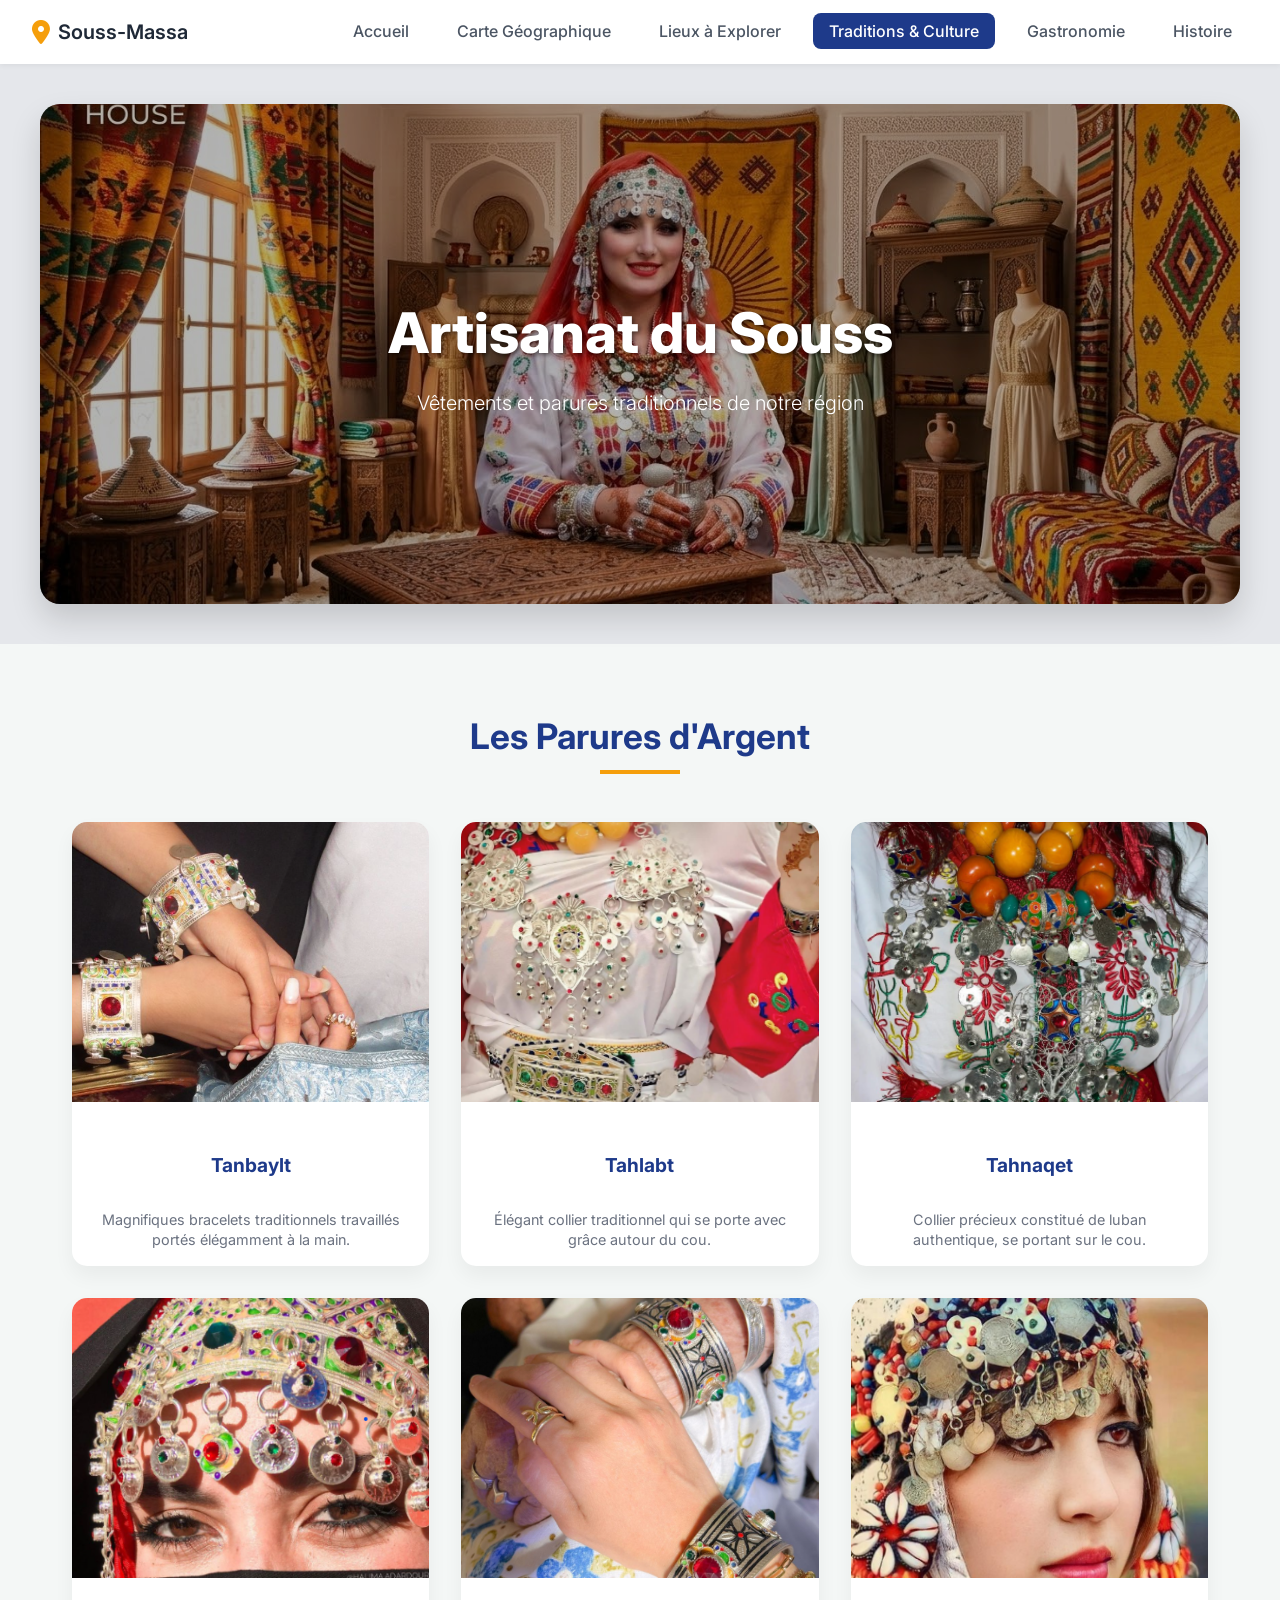
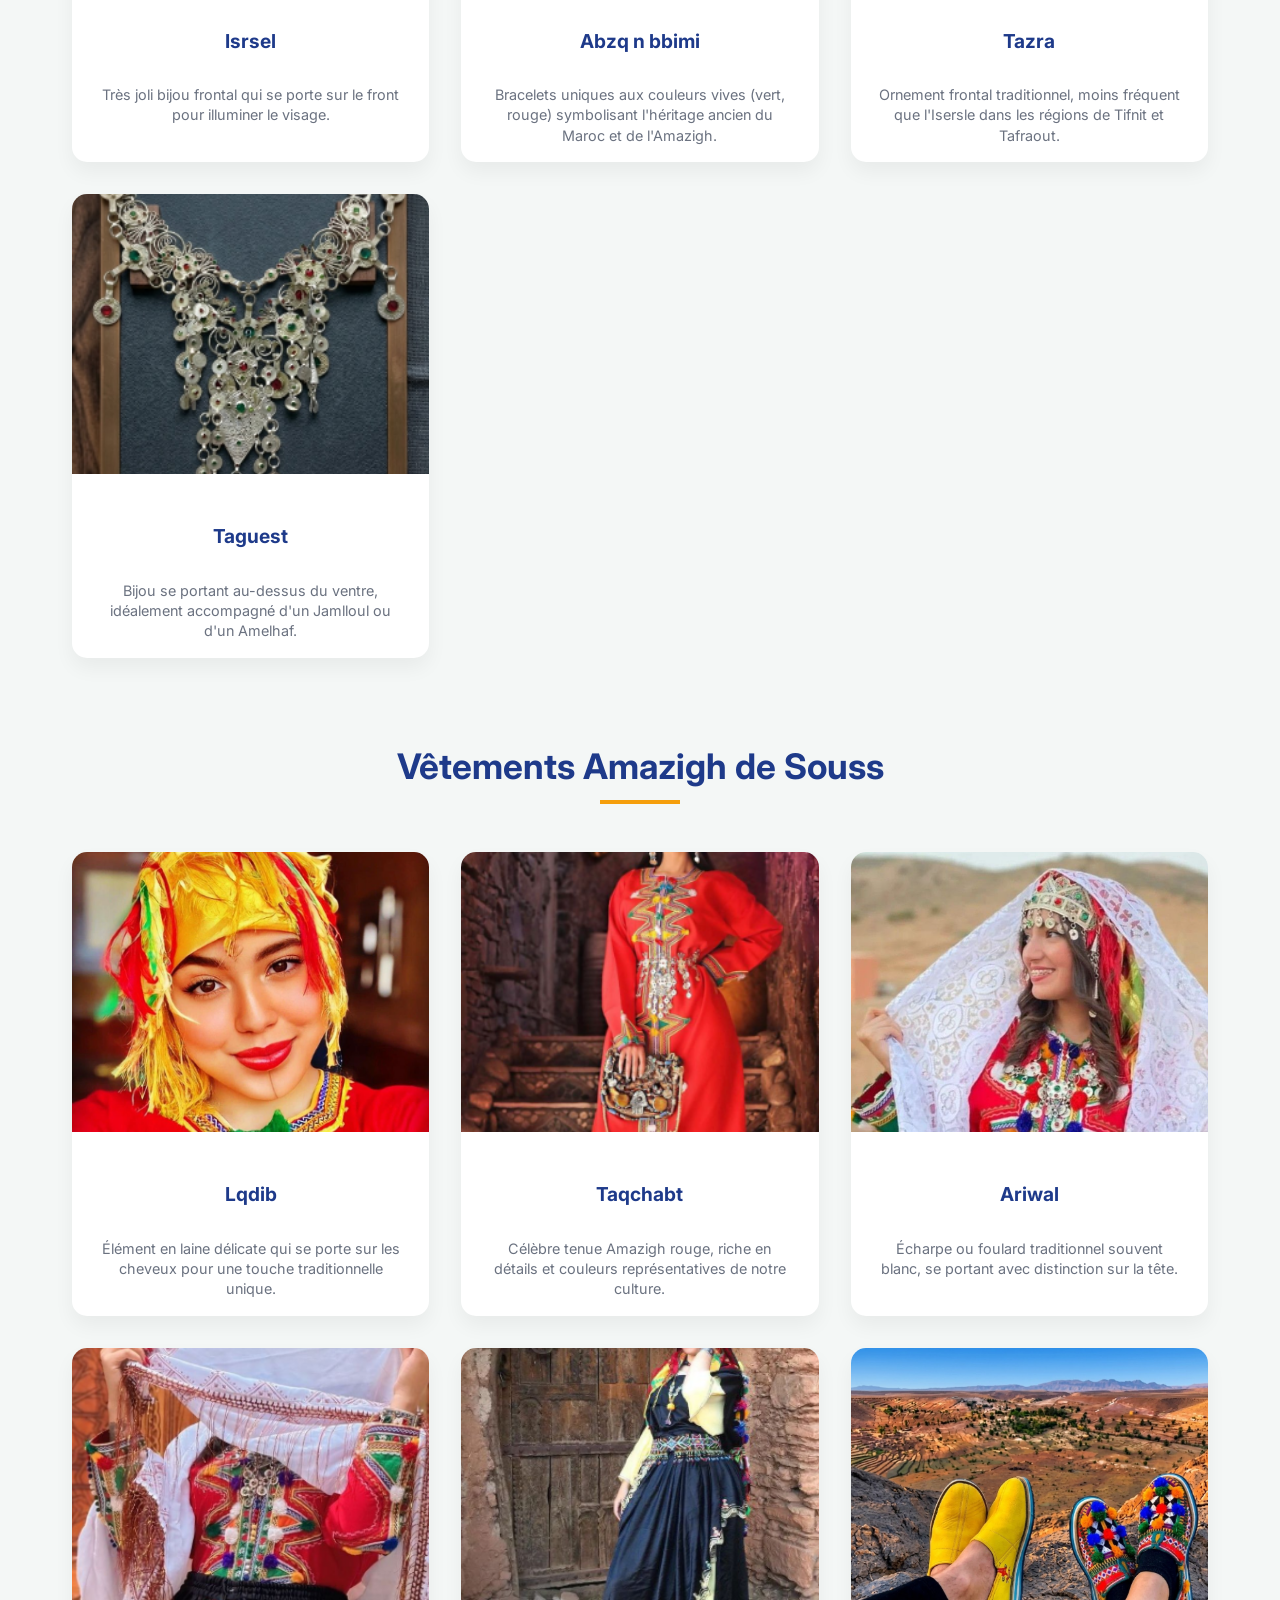
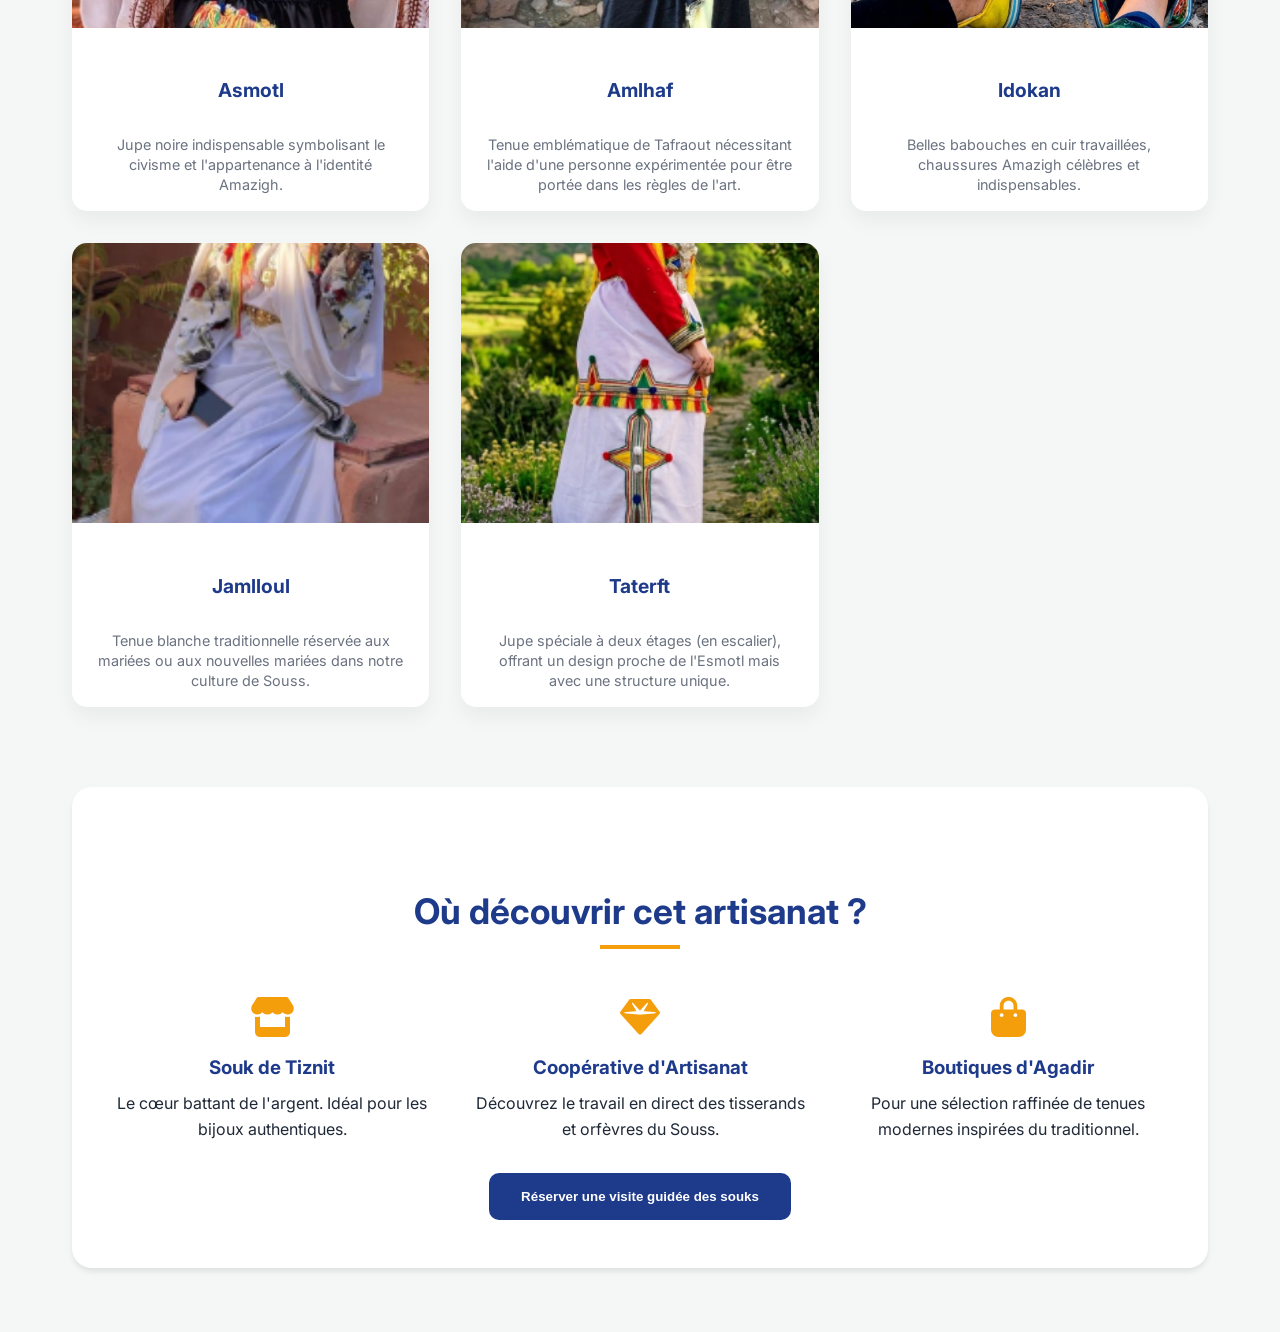
<file: html/vetements.html>
<!DOCTYPE html>
<html lang="fr">
<head>
    <meta charset="UTF-8">
    <meta name="viewport" content="width=device-width, initial-scale=1.0">
    <title>Vêtements & Bijoux - Souss-Massa</title>
    <link rel="stylesheet" href="../css/vetements.css">
    <link rel="preconnect" href="https://fonts.googleapis.com">
    <link rel="preconnect" href="https://fonts.gstatic.com" crossorigin>
    <link href="https://fonts.googleapis.com/css2?family=Inter:wght@300;400;500;600;700&display=swap" rel="stylesheet">
    <link rel="stylesheet" href="https://cdnjs.cloudflare.com/ajax/libs/font-awesome/6.4.0/css/all.min.css">
</head>
<body>
    <nav class="main-nav">
        <div class="nav-container">
            <a href="index.html" class="logo">
                <i class="fas fa-map-marker-alt"></i>
                <span>Souss-Massa</span>
            </a>
            <ul class="nav-links">
                <li><a href="index.html">Accueil</a></li>
                <li><a href="carte.html">Carte Géographique</a></li>
                <li><a href="lieux.html">Lieux à Explorer</a></li>
                <li><a href="vetements.html" class="active">Traditions & Culture</a></li>
                <li><a href="gastronomie.html">Gastronomie</a></li>
                <li><a href="histoire.html">Histoire</a></li>
            </ul>
        </div>
    </nav>

    <header class="hero-section amazigh-hero">
        <div class="hero-content-wrapper">
            <div class="hero-overlay"></div>
            <div class="hero-content">
                <h1 class="hero-title">Artisanat du Souss</h1>
                <p class="hero-subtitle">Vêtements et parures traditionnels de notre région</p>
            </div>
        </div>
    </header>

    <main class="main-content">
        <h2 class="section-main-title">Les Parures d'Argent</h2>
        <div class="items-grid">
            <div class="item-card">
                <img src="../images/tanbaylin.jpg" alt="Tanbaylt">
                <div class="item-info">
                    <h3 class="item-name">Tanbaylt</h3>
                    <p class="item-description">Magnifiques bracelets traditionnels travaillés portés élégamment à la main.</p>
                </div>
            </div>
            <div class="item-card">
                <img src="../images/tahlabt.jpg" alt="Tahlabt">
                <div class="item-info">
                    <h3 class="item-name">Tahlabt</h3>
                    <p class="item-description">Élégant collier traditionnel qui se porte avec grâce autour du cou.</p>
                </div>
            </div>
            <div class="item-card">
                <img src="../images/tahnaqet.jpg" alt="Tahnaqet">
                <div class="item-info">
                    <h3 class="item-name">Tahnaqet</h3>
                    <p class="item-description">Collier précieux constitué de luban authentique, se portant sur le cou.</p>
                </div>
            </div>
            <div class="item-card">
                <img src="../images/isrsel.jpg" alt="Isrsel">
                <div class="item-info">
                    <h3 class="item-name">Isrsel</h3>
                    <p class="item-description">Très joli bijou frontal qui se porte sur le front pour illuminer le visage.</p>
                </div>
            </div>
            <div class="item-card">
                <img src="../images/abzq_n_bbimi.jpg" alt="Abzq n bbimi">
                <div class="item-info">
                    <h3 class="item-name">Abzq n bbimi</h3>
                    <p class="item-description">Bracelets uniques aux couleurs vives (vert, rouge) symbolisant l'héritage ancien du Maroc et de l'Amazigh.</p>
                </div>
            </div>
            <div class="item-card">
                <img src="../images/tazra.jpg" alt="Tazra">
                <div class="item-info">
                    <h3 class="item-name">Tazra</h3>
                    <p class="item-description">Ornement frontal traditionnel, moins fréquent que l'Isersle dans les régions de Tifnit et Tafraout.</p>
                </div>
            </div>
            <div class="item-card">
                <img src="../images/taguest.png" alt="Taguest">
                <div class="item-info">
                    <h3 class="item-name">Taguest</h3>
                    <p class="item-description">Bijou se portant au-dessus du ventre, idéalement accompagné d'un Jamlloul ou d'un Amelhaf.</p>
                </div>
            </div>
        </div>

        <h2 class="section-main-title">Vêtements Amazigh de Souss</h2>
        <div class="items-grid">
            <div class="item-card">
                <img src="../images/laqdib.jpg" alt="Lqdib">
                <div class="item-info">
                    <h3 class="item-name">Lqdib</h3>
                    <p class="item-description">Élément en laine délicate qui se porte sur les cheveux pour une touche traditionnelle unique.</p>
                </div>
            </div>
            <div class="item-card">
                <img src="../images/taqchabt.jpg" alt="Taqchabt">
                <div class="item-info">
                    <h3 class="item-name">Taqchabt</h3>
                    <p class="item-description">Célèbre tenue Amazigh rouge, riche en détails et couleurs représentatives de notre culture.</p>
                </div>
            </div>
            <div class="item-card">
                <img src="../images/ariwal.jpg" alt="Ariwal">
                <div class="item-info">
                    <h3 class="item-name">Ariwal</h3>
                    <p class="item-description">Écharpe ou foulard traditionnel souvent blanc, se portant avec distinction sur la tête.</p>
                </div>
            </div>
            <div class="item-card">
                <img src="../images/asmotl.jpg" alt="Asmotl">
                <div class="item-info">
                    <h3 class="item-name">Asmotl</h3>
                    <p class="item-description">Jupe noire indispensable symbolisant le civisme et l'appartenance à l'identité Amazigh.</p>
                </div>
            </div>
            <div class="item-card">
                <img src="../images/amlhaf.jpg" alt="Amlhaf">
                <div class="item-info">
                    <h3 class="item-name">Amlhaf</h3>
                    <p class="item-description">Tenue emblématique de Tafraout nécessitant l'aide d'une personne expérimentée pour être portée dans les règles de l'art.</p>
                </div>
            </div>
            <div class="item-card">
                <img src="../images/idokan.jpg" alt="Idokan">
                <div class="item-info">
                    <h3 class="item-name">Idokan</h3>
                    <p class="item-description">Belles babouches en cuir travaillées, chaussures Amazigh célèbres et indispensables.</p>
                </div>
            </div>
            <div class="item-card">
                <img src="../images/jamlloul.jpg" alt="Jamlloul">
                <div class="item-info">
                    <h3 class="item-name">Jamlloul</h3>
                    <p class="item-description">Tenue blanche traditionnelle réservée aux mariées ou aux nouvelles mariées dans notre culture de Souss.</p>
                </div>
            </div>
            <div class="item-card">
                <img src="../images/tatrft.jpg" alt="Taterft">
                <div class="item-info">
                    <h3 class="item-name">Taterft</h3>
                    <p class="item-description">Jupe spéciale à deux étages (en escalier), offrant un design proche de l'Esmotl mais avec une structure unique.</p>
                </div>
            </div>
        </div>

        <section class="shopping-section">
            <h2 class="section-main-title">Où découvrir cet artisanat ?</h2>
            <div class="shopping-container">
                <div class="shopping-card">
                    <i class="fas fa-store"></i>
                    <h3>Souk de Tiznit</h3>
                    <p>Le cœur battant de l'argent. Idéal pour les bijoux authentiques.</p>
                </div>
                <div class="shopping-card">
                    <i class="fas fa-gem"></i>
                    <h3>Coopérative d'Artisanat</h3>
                    <p>Découvrez le travail en direct des tisserands et orfèvres du Souss.</p>
                </div>
                <div class="shopping-card">
                    <i class="fas fa-shopping-bag"></i>
                    <h3>Boutiques d'Agadir</h3>
                    <p>Pour une sélection raffinée de tenues modernes inspirées du traditionnel.</p>
                </div>
            </div>
            <div style="text-align: center; margin-top: 30px;">
                <button class="cta-button">Réserver une visite guidée des souks</button>
            </div>
        </section>
    </main>

    <button class="scroll-top" id="scrollTop"><i class="fas fa-arrow-up"></i></button>
    <script src="../js/vetements.js"></script>
</body>
</html>
</file>
<file: css/index.css>
/* ============================================
   PAGE D'ACCUEIL - STYLE CLAIR ET ÉPURÉ
   ============================================ */

* {
    margin: 0;
    padding: 0;
    box-sizing: border-box;
}

:root {
    /* Couleurs principales */
    --primary-blue: #1e3a8a;
    --primary-blue-light: #2563eb;
    --gold: #f59e0b;
    --gold-dark: #d97706;
    --teal: #14b8a6;
    
    /* Couleurs neutres */
    --bg-light: #fafafa;
    --bg-white: #ffffff;
    --text-dark: #1f2937;
    --text-gray: #4b5563;
    --text-light-gray: #6b7280;
    
    /* Ombres */
    --shadow-sm: 0 1px 2px 0 rgba(0, 0, 0, 0.05);
    --shadow-md: 0 4px 6px -1px rgba(0, 0, 0, 0.1);
    --shadow-lg: 0 10px 15px -3px rgba(0, 0, 0, 0.1);
    
    /* Bordures */
    --radius-sm: 8px;
    --radius-md: 12px;
    --radius-lg: 16px;
    --radius-xl: 20px;
}

body {
    font-family: 'Inter', sans-serif;
    background-color: var(--bg-light);
    color: var(--text-dark);
    line-height: 1.6;
    overflow-x: hidden;
}

/* ============================================
   NAVIGATION
   ============================================ */

.main-nav {
    background-color: var(--bg-white);
    padding: 1rem 2rem;
    box-shadow: var(--shadow-sm);
    position: sticky;
    top: 0;
    z-index: 1000;
}

.nav-container {
    max-width: 1400px;
    margin: 0 auto;
    display: flex;
    justify-content: space-between;
    align-items: center;
    gap: 4rem;
}

.logo {
    display: flex;
    align-items: center;
    gap: 0.5rem;
    font-size: 1.25rem;
    font-weight: 600;
    color: var(--text-dark);
    text-decoration: none;
}

.logo:hover {
    color: var(--text-dark);
    text-decoration: none;
}

.logo i {
    color: var(--gold);
    font-size: 1.5rem;
}

.nav-links {
    display: flex;
    list-style: none;
    gap: 1.5rem;
    align-items: center;
}

.nav-links a {
    text-decoration: none;
    color: var(--text-gray);
    font-weight: 500;
    padding: 0.5rem 1rem;
    border-radius: var(--radius-sm);
    transition: all 0.3s ease;
}

.nav-links a:hover {
    color: var(--primary-blue);
    background-color: #f3f4f6;
}

.nav-links a.active {
    background-color: var(--primary-blue);
    color: white;
}

/* ============================================
   HERO SECTION
   ============================================ */

.hero-section {
    position: relative;
    height: 600px;
    background-image: url('../images/agadir-city-morocco.webp');
    background-size: cover;
    background-position: center;
    display: flex;
    align-items: center;
    justify-content: center;
    text-align: center;
}

.hero-overlay {
    position: absolute;
    top: 0;
    left: 0;
    right: 0;
    bottom: 0;
    background: rgba(0, 0, 0, 0.4);
}

.hero-content {
    position: relative;
    z-index: 1;
    color: white;
    max-width: 900px;
    padding: 2rem;
}

.hero-title {
    font-size: clamp(3rem, 6vw, 5rem);
    font-weight: 700;
    margin-bottom: 1rem;
    color: white;
    line-height: 1.2;
}

.hero-title .highlight {
    color: var(--gold);
}

.hero-tagline {
    font-size: clamp(1.25rem, 2vw, 1.75rem);
    font-weight: 400;
    margin-bottom: 1.5rem;
    color: white;
}

.hero-description {
    font-size: 1.1rem;
    line-height: 1.8;
    margin-bottom: 2rem;
    color: rgba(255, 255, 255, 0.95);
    max-width: 700px;
    margin-left: auto;
    margin-right: auto;
}

.hero-cta {
    background-color: var(--gold);
    color: white;
    border: none;
    padding: 1rem 2.5rem;
    border-radius: var(--radius-md);
    font-size: 1.1rem;
    font-weight: 600;
    cursor: pointer;
    display: inline-flex;
    align-items: center;
    gap: 0.75rem;
    transition: all 0.3s ease;
    box-shadow: var(--shadow-lg);
}

.hero-cta:hover {
    background-color: var(--gold-dark);
    transform: translateY(-2px);
    box-shadow: 0 12px 20px -5px rgba(245, 158, 11, 0.4);
}

.hero-cta i {
    transition: transform 0.3s ease;
}

.hero-cta:hover i {
    transform: translateX(5px);
}

/* ============================================
   MAIN CONTENT
   ============================================ */

.main-content {
    max-width: 1400px;
    margin: 0 auto;
    padding: 4rem 2rem;
}

/* ============================================
   NAVIGATION CARDS
   ============================================ */

.cards-section {
    margin-bottom: 3rem;
}

.cards-container {
    display: grid;
    grid-template-columns: repeat(2, 1fr);
    gap: 2rem;
}

.nav-card {
    position: relative;
    border-radius: var(--radius-lg);
    overflow: hidden;
    box-shadow: var(--shadow-md);
    transition: transform 0.3s ease, box-shadow 0.3s ease;
    cursor: pointer;
    min-height: 400px;
}

.nav-card:hover {
    transform: translateY(-5px);
    box-shadow: var(--shadow-lg);
}

.card-image {
    position: absolute;
    top: 0;
    left: 0;
    width: 100%;
    height: 100%;
    overflow: hidden;
}

.card-image img {
    width: 100%;
    height: 100%;
    object-fit: cover;
    transition: transform 0.3s ease;
}

.nav-card:hover .card-image img {
    transform: scale(1.1);
}

.card-overlay {
    position: absolute;
    top: 0;
    left: 0;
    right: 0;
    bottom: 0;
    z-index: 1;
}

.overlay-blue {
    background: linear-gradient(180deg, rgba(30, 58, 138, 0.85) 0%, rgba(30, 58, 138, 0.75) 100%);
}

.overlay-teal {
    background: linear-gradient(180deg, rgba(20, 184, 166, 0.85) 0%, rgba(20, 184, 166, 0.75) 100%);
}

.overlay-orange {
    background: linear-gradient(180deg, rgba(180, 83, 9, 0.85) 0%, rgba(180, 83, 9, 0.75) 100%);
}

.overlay-brown {
    background: linear-gradient(180deg, rgba(120, 53, 15, 0.85) 0%, rgba(120, 53, 15, 0.75) 100%);
}

.card-content {
    position: absolute;
    top: 0;
    left: 0;
    right: 0;
    bottom: 0;
    padding: 2rem;
    z-index: 2;
    display: flex;
    flex-direction: column;
    justify-content: center;
}

.card-icon {
    width: 50px;
    height: 50px;
    background-color: var(--primary-blue);
    border-radius: var(--radius-md);
    display: flex;
    align-items: center;
    justify-content: center;
    color: white;
    font-size: 1.5rem;
    margin-bottom: 1rem;
}

.nav-card:nth-child(2) .card-icon {
    background-color: var(--teal);
}

.nav-card:nth-child(3) .card-icon {
    background-color: #ea580c;
}

.nav-card:nth-child(4) .card-icon {
    background-color: #92400e;
}

.card-title {
    font-size: 1.75rem;
    font-weight: 700;
    color: white;
    margin-bottom: 1rem;
}

.card-description {
    color: white;
    font-size: 1rem;
    line-height: 1.6;
    margin-bottom: 1.5rem;
    flex: 1;
}

.card-link {
    color: white;
    text-decoration: none;
    font-weight: 600;
    display: inline-flex;
    align-items: center;
    gap: 0.5rem;
    transition: gap 0.3s ease;
}

.card-link:hover {
    gap: 1rem;
}

.card-link i {
    transition: transform 0.3s ease;
}

.card-link:hover i {
    transform: translateX(5px);
}

/* ============================================
   CTA SECTION
   ============================================ */

.cta-section {
    background: linear-gradient(135deg, var(--primary-blue) 0%, var(--primary-blue-light) 100%);
    border-radius: var(--radius-xl);
    padding: 4rem 2rem;
    text-align: center;
    color: white;
    margin: 4rem 0;
}

.cta-content {
    max-width: 800px;
    margin: 0 auto;
}

.cta-title {
    font-size: 2.5rem;
    font-weight: 700;
    margin-bottom: 2rem;
    color: white;
}

.cta-button {
    background-color: var(--gold);
    color: white;
    border: none;
    padding: 1rem 2.5rem;
    border-radius: var(--radius-md);
    font-size: 1.1rem;
    font-weight: 600;
    cursor: pointer;
    display: inline-flex;
    align-items: center;
    gap: 0.75rem;
    transition: all 0.3s ease;
    box-shadow: var(--shadow-lg);
}

.cta-button:hover {
    background-color: var(--gold-dark);
    transform: translateY(-2px);
    box-shadow: 0 12px 20px -5px rgba(245, 158, 11, 0.4);
}

.cta-button i {
    transition: transform 0.3s ease;
}

.cta-button:hover i {
    transform: translateX(5px);
}

/* ============================================
   FOOTER
   ============================================ */

.main-footer {
    background: linear-gradient(135deg, var(--primary-blue) 0%, var(--primary-blue-light) 100%);
    color: white;
    padding: 3rem 2rem 1.5rem;
}

.footer-container {
    max-width: 1400px;
    margin: 0 auto;
    display: grid;
    grid-template-columns: repeat(auto-fit, minmax(250px, 1fr));
    gap: 2rem;
    margin-bottom: 2rem;
}

.footer-column h3 {
    font-size: 1.25rem;
    font-weight: 700;
    margin-bottom: 1rem;
    color: white;
}

.footer-description {
    color: rgba(255, 255, 255, 0.9);
    line-height: 1.6;
    font-size: 0.95rem;
}

.footer-links {
    list-style: none;
}

.footer-links li {
    margin-bottom: 0.75rem;
}

.footer-links a {
    color: rgba(255, 255, 255, 0.9);
    text-decoration: none;
    transition: color 0.3s ease;
}

.footer-links a:hover {
    color: var(--gold);
}

.footer-contact {
    list-style: none;
}

.footer-contact li {
    margin-bottom: 1rem;
    display: flex;
    align-items: center;
    gap: 0.75rem;
    color: rgba(255, 255, 255, 0.9);
}

.footer-contact i {
    color: var(--gold);
    width: 20px;
}

.social-icons {
    display: flex;
    gap: 1rem;
}

.social-icon {
    width: 40px;
    height: 40px;
    background-color: rgba(255, 255, 255, 0.1);
    border-radius: 50%;
    display: flex;
    align-items: center;
    justify-content: center;
    color: white;
    text-decoration: none;
    transition: all 0.3s ease;
}

.social-icon:hover {
    background-color: var(--gold);
    transform: translateY(-3px);
}

.footer-bottom {
    max-width: 1400px;
    margin: 0 auto;
    padding-top: 2rem;
    border-top: 1px solid rgba(255, 255, 255, 0.2);
    text-align: center;
    color: rgba(255, 255, 255, 0.8);
    font-size: 0.9rem;
}

/* ============================================
   SCROLL TO TOP BUTTON
   ============================================ */

.scroll-top {
    position: fixed;
    bottom: 2rem;
    right: 2rem;
    width: 50px;
    height: 50px;
    background-color: var(--gold);
    color: white;
    border: none;
    border-radius: 50%;
    font-size: 1.25rem;
    cursor: pointer;
    box-shadow: var(--shadow-lg);
    transition: all 0.3s ease;
    z-index: 1000;
    display: none;
    align-items: center;
    justify-content: center;
}

.scroll-top:hover {
    background-color: var(--gold-dark);
    transform: translateY(-3px);
    box-shadow: var(--shadow-lg);
}

.scroll-top.visible {
    display: flex;
}

/* ============================================
   RESPONSIVE DESIGN
   ============================================ */

@media (max-width: 1024px) {
    .cards-container {
        grid-template-columns: repeat(2, 1fr);
    }
}

@media (max-width: 768px) {
    .main-nav {
        padding: 1rem;
    }
    
    .nav-container {
        flex-direction: column;
        gap: 1rem;
    }
    
    .nav-links {
        flex-wrap: wrap;
        justify-content: center;
        gap: 0.5rem;
    }
    
    .nav-links a {
        padding: 0.5rem;
        font-size: 0.9rem;
    }
    
    .hero-section {
        height: 500px;
    }
    
    .hero-title {
        font-size: 2.5rem;
    }
    
    .hero-tagline {
        font-size: 1.25rem;
    }
    
    .hero-description {
        font-size: 1rem;
    }
    
    .main-content {
        padding: 2rem 1rem;
    }
    
    .cards-container {
        grid-template-columns: 1fr;
    }
    
    .nav-card {
        min-height: 350px;
    }
    
    .card-content {
        padding: 1.5rem;
    }
    
    .cta-section {
        padding: 3rem 1.5rem;
    }
    
    .cta-title {
        font-size: 2rem;
    }
    
    .footer-container {
        grid-template-columns: 1fr;
        gap: 2rem;
    }
}

@media (max-width: 480px) {
    .hero-section {
        height: 400px;
    }
    
    .hero-title {
        font-size: 2rem;
    }
    
    .hero-cta {
        padding: 0.875rem 2rem;
        font-size: 1rem;
    }
    
    .card-title {
        font-size: 1.5rem;
    }
    
    .cta-title {
        font-size: 1.75rem;
    }
}
</file>
<file: css/gastronomie.css>
/* ============================================
   GASTRONOMIE - STYLE CLAIR ET ÉPURÉ
   ============================================ */

* {
    margin: 0;
    padding: 0;
    box-sizing: border-box;
}

:root {
    /* Couleurs principales */
    --primary-blue: #1e3a8a;
    --primary-blue-light: #2563eb;
    --gold: #f59e0b;
    --gold-dark: #d97706;
    
    /* Couleurs neutres */
    --bg-light: #fafafa;
    --bg-white: #ffffff;
    --text-dark: #1f2937;
    --text-gray: #4b5563;
    --text-light-gray: #6b7280;
    
    /* Tags et badges */
    --tag-bg: #f5f5f0;
    --tag-text: #374151;
    --badge-orange: #f59e0b;
    
    /* Ombres */
    --shadow-sm: 0 1px 2px 0 rgba(0, 0, 0, 0.05);
    --shadow-md: 0 4px 6px -1px rgba(0, 0, 0, 0.1);
    --shadow-lg: 0 10px 15px -3px rgba(0, 0, 0, 0.1);
    
    /* Bordures */
    --radius-sm: 8px;
    --radius-md: 12px;
    --radius-lg: 16px;
    --radius-xl: 20px;
}

body {
    font-family: 'Inter', sans-serif;
    background-color: var(--bg-light);
    color: var(--text-dark);
    line-height: 1.6;
    overflow-x: hidden;
}

/* ============================================
   NAVIGATION
   ============================================ */

.main-nav {
    background-color: var(--bg-white);
    padding: 1rem 2rem;
    box-shadow: var(--shadow-sm);
    position: sticky;
    top: 0;
    z-index: 1000;
}

.nav-container {
    max-width: 1400px;
    margin: 0 auto;
    display: flex;
    justify-content: space-between;
    align-items: center;
    gap: 4rem;
}

.logo {
    display: flex;
    align-items: center;
    gap: 0.5rem;
    font-size: 1.25rem;
    font-weight: 600;
    color: var(--text-dark);
    text-decoration: none;
}

.logo:hover {
    color: var(--text-dark);
    text-decoration: none;
}

.logo i {
    color: var(--gold);
    font-size: 1.5rem;
}

.nav-links {
    display: flex;
    list-style: none;
    gap: 1.5rem;
    align-items: center;
}

.nav-links a {
    text-decoration: none;
    color: var(--text-gray);
    font-weight: 500;
    padding: 0.5rem 1rem;
    border-radius: var(--radius-sm);
    transition: all 0.3s ease;
}

.nav-links a:hover {
    color: var(--primary-blue);
    background-color: #f3f4f6;
}

.nav-links a.active {
    background-color: var(--primary-blue);
    color: white;
}

/* ============================================
   HERO SECTION
   ============================================ */

.hero-section {
    position: relative;
    height: 500px;
    background-image: url('../images/premierre photo gastronomie.png');
    background-size: cover;
    background-position: center;
    display: flex;
    align-items: center;
    justify-content: center;
    text-align: center;
}

.hero-overlay {
    position: absolute;
    top: 0;
    left: 0;
    right: 0;
    bottom: 0;
    background: rgba(0, 0, 0, 0.5);
}

.hero-content {
    position: relative;
    z-index: 1;
    color: white;
    max-width: 800px;
    padding: 2rem;
}

.hero-title {
    font-size: clamp(2.5rem, 5vw, 4rem);
    font-weight: 700;
    margin-bottom: 1rem;
    color: white;
}

.hero-subtitle {
    font-size: 1.25rem;
    font-weight: 300;
    color: rgba(255, 255, 255, 0.95);
}

/* ============================================
   MAIN CONTENT
   ============================================ */

.main-content {
    max-width: 1400px;
    margin: 0 auto;
    padding: 3rem 2rem;
}

/* ============================================
   DISHES SECTION
   ============================================ */

.dishes-section,
.more-dishes-section {
    margin-bottom: 4rem;
}

.dishes-container {
    display: grid;
    grid-template-columns: repeat(auto-fit, minmax(500px, 1fr));
    gap: 2rem;
}

.dish-card {
    background: var(--bg-white);
    border-radius: var(--radius-lg);
    overflow: hidden;
    box-shadow: var(--shadow-md);
    transition: transform 0.3s ease, box-shadow 0.3s ease;
}

.dish-card:hover {
    transform: translateY(-5px);
    box-shadow: var(--shadow-lg);
}

.dish-image {
    position: relative;
    width: 100%;
    height: 300px;
    overflow: hidden;
}

.dish-image img {
    width: 100%;
    height: 100%;
    object-fit: cover;
}

.dish-badge {
    position: absolute;
    top: 1rem;
    left: 1rem;
    background-color: var(--badge-orange);
    color: white;
    padding: 0.5rem 1rem;
    border-radius: var(--radius-md);
    font-size: 0.875rem;
    font-weight: 600;
    text-transform: uppercase;
}

.dish-badge.specialty {
    background-color: var(--gold);
}

.dish-badge.breakfast {
    background-color: var(--gold);
}

.dish-info {
    padding: 1.5rem;
}

.dish-title {
    font-size: 1.5rem;
    font-weight: 700;
    color: var(--primary-blue);
    margin-bottom: 0.75rem;
}

.dish-description {
    color: var(--text-gray);
    font-size: 1rem;
    line-height: 1.6;
    margin-bottom: 1rem;
}

.dish-details {
    display: flex;
    gap: 1.5rem;
    margin-bottom: 1rem;
}

.detail-item {
    display: flex;
    align-items: center;
    gap: 0.5rem;
    color: var(--text-light-gray);
    font-size: 0.9rem;
}

.detail-item i {
    color: var(--primary-blue);
}

/* ============================================
   INGREDIENTS & TIPS SECTION
   ============================================ */

.ingredients-tips-section {
    margin-bottom: 4rem;
}

.ingredients-container {
    display: grid;
    grid-template-columns: repeat(auto-fit, minmax(500px, 1fr));
    gap: 2rem;
}

.ingredients-card {
    background: var(--bg-white);
    border-radius: var(--radius-lg);
    padding: 2rem;
    box-shadow: var(--shadow-md);
}

.ingredients-header {
    display: flex;
    align-items: center;
    gap: 0.75rem;
    margin-bottom: 1.5rem;
}

.ingredients-header i {
    color: var(--primary-blue);
    font-size: 1.25rem;
}

.ingredients-header h3 {
    font-size: 1.25rem;
    font-weight: 600;
    color: var(--text-dark);
}

.ingredients-tags,
.ingredients-tags-small {
    display: flex;
    flex-wrap: wrap;
    gap: 0.75rem;
    margin-bottom: 1.5rem;
}

.ingredient-tag {
    background-color: var(--tag-bg);
    color: var(--tag-text);
    padding: 0.5rem 1rem;
    border-radius: var(--radius-md);
    font-size: 0.9rem;
    font-weight: 500;
}

.amazigh-tip,
.amazigh-tip-small {
    display: flex;
    align-items: flex-start;
    gap: 0.75rem;
    background-color: #fef3c7;
    padding: 1rem;
    border-radius: var(--radius-md);
    border-left: 3px solid var(--gold);
}

.amazigh-tip i,
.amazigh-tip-small i {
    color: var(--gold);
    font-size: 1.25rem;
    margin-top: 0.25rem;
}

.amazigh-tip p,
.amazigh-tip-small p {
    color: var(--text-dark);
    font-size: 0.95rem;
    line-height: 1.6;
    margin: 0;
}

.amazigh-tip strong,
.amazigh-tip-small strong {
    color: var(--text-dark);
}

/* ============================================
   ARGAN OIL SECTION
   ============================================ */

.argan-section {
    margin-bottom: 4rem;
}

.argan-container {
    display: grid;
    grid-template-columns: repeat(2, 1fr);
    gap: 2rem;
}

.argan-card {
    background: var(--bg-white);
    border-radius: var(--radius-lg);
    overflow: hidden;
    box-shadow: var(--shadow-md);
    display: flex;
    flex-direction: column;
    transition: transform 0.3s ease, box-shadow 0.3s ease;
}

.argan-card:hover {
    transform: translateY(-5px);
    box-shadow: var(--shadow-lg);
}

.argan-image {
    width: 100%;
    height: 300px;
    overflow: hidden;
}

.argan-image img {
    width: 100%;
    height: 100%;
    object-fit: cover;
    transition: transform 0.3s ease;
}

.argan-card:hover .argan-image img {
    transform: scale(1.05);
}

.argan-content {
    padding: 2rem;
    display: flex;
    flex-direction: column;
    flex: 1;
}

.argan-title {
    font-size: 2rem;
    font-weight: 700;
    color: var(--primary-blue);
    margin-bottom: 1rem;
}

.argan-description {
    color: var(--text-gray);
    font-size: 1.1rem;
    line-height: 1.6;
    margin-bottom: 1.5rem;
}

.argan-details {
    display: flex;
    flex-direction: column;
    gap: 0.75rem;
    margin-bottom: 1.5rem;
}

/* ============================================
   PREPARATION METHOD
   ============================================ */

.preparation-method {
    margin-top: 1.5rem;
    padding-top: 1.5rem;
    border-top: 2px solid #f3f4f6;
}

.preparation-title {
    font-size: 1.1rem;
    font-weight: 600;
    color: var(--primary-blue);
    margin-bottom: 1rem;
    display: flex;
    align-items: center;
    gap: 0.5rem;
}

.preparation-title i {
    color: var(--gold);
}

.preparation-steps {
    list-style: none;
    counter-reset: step-counter;
    padding-left: 0;
}

.preparation-steps li {
    counter-increment: step-counter;
    position: relative;
    padding-left: 2.5rem;
    margin-bottom: 1rem;
    color: var(--text-gray);
    line-height: 1.6;
}

.preparation-steps li::before {
    content: counter(step-counter);
    position: absolute;
    left: 0;
    top: 0;
    width: 2rem;
    height: 2rem;
    background: linear-gradient(135deg, var(--primary-blue) 0%, var(--primary-blue-light) 100%);
    color: white;
    border-radius: 50%;
    display: flex;
    align-items: center;
    justify-content: center;
    font-weight: 600;
    font-size: 0.9rem;
}

/* ============================================
   RESTAURANTS SECTION
   ============================================ */

.restaurants-section {
    margin-bottom: 4rem;
}

.section-title {
    font-size: 2.5rem;
    font-weight: 700;
    color: var(--primary-blue);
    text-align: center;
    margin-bottom: 3rem;
}

.restaurants-grid {
    display: grid;
    grid-template-columns: repeat(auto-fit, minmax(280px, 1fr));
    gap: 2rem;
}

.restaurant-card {
    background: var(--bg-white);
    border-radius: var(--radius-lg);
    padding: 2rem;
    box-shadow: var(--shadow-md);
    transition: transform 0.3s ease, box-shadow 0.3s ease;
}

.restaurant-card:hover {
    transform: translateY(-5px);
    box-shadow: var(--shadow-lg);
}

.restaurant-name {
    font-size: 1.5rem;
    font-weight: 700;
    color: var(--primary-blue);
    margin-bottom: 0.75rem;
    display: flex;
    justify-content: space-between;
    align-items: center;
}

.restaurant-rating {
    display: flex;
    align-items: center;
    gap: 0.5rem;
    background-color: #fef3c7;
    padding: 0.25rem 0.75rem;
    border-radius: var(--radius-sm);
    color: var(--gold-dark);
    font-weight: 600;
    font-size: 0.9rem;
}

.restaurant-rating i {
    color: var(--gold);
}

.restaurant-specialty {
    color: var(--text-gray);
    font-size: 1rem;
    margin-bottom: 1rem;
}

.restaurant-location {
    color: var(--text-light-gray);
    font-size: 0.9rem;
    margin-bottom: 1.5rem;
    display: flex;
    align-items: center;
    gap: 0.5rem;
}

.restaurant-location i {
    color: var(--primary-blue);
}

.restaurant-btn {
    display: block;
    width: 100%;
    background-color: var(--primary-blue);
    color: white;
    border: none;
    padding: 0.75rem 1.5rem;
    border-radius: var(--radius-md);
    font-size: 1rem;
    font-weight: 600;
    cursor: pointer;
    transition: background-color 0.3s ease;
    text-decoration: none;
    text-align: center;
}

.restaurant-btn:hover {
    background-color: var(--primary-blue-light);
    color: white;
    text-decoration: none;
}

/* ============================================
   CTA SECTION
   ============================================ */

.cta-section {
    background: linear-gradient(135deg, var(--primary-blue) 0%, var(--primary-blue-light) 100%);
    border-radius: var(--radius-xl);
    padding: 4rem 2rem;
    text-align: center;
    color: white;
    margin-bottom: 4rem;
}

.cta-title {
    font-size: 2.5rem;
    font-weight: 700;
    margin-bottom: 1rem;
    color: white;
}

.cta-subtitle {
    font-size: 1.25rem;
    margin-bottom: 2rem;
    opacity: 0.95;
}

.cta-button {
    background-color: var(--gold);
    color: white;
    border: none;
    padding: 1rem 2.5rem;
    border-radius: var(--radius-md);
    font-size: 1.1rem;
    font-weight: 600;
    cursor: pointer;
    display: inline-flex;
    align-items: center;
    gap: 0.75rem;
    transition: background-color 0.3s ease, transform 0.2s ease;
}

.cta-button:hover {
    background-color: var(--gold-dark);
    transform: translateY(-2px);
}

.cta-button i {
    font-size: 1.25rem;
}

/* ============================================
   SCROLL TO TOP BUTTON
   ============================================ */

.scroll-top {
    position: fixed;
    bottom: 2rem;
    right: 2rem;
    width: 50px;
    height: 50px;
    background-color: var(--gold);
    color: white;
    border: none;
    border-radius: 50%;
    font-size: 1.25rem;
    cursor: pointer;
    box-shadow: var(--shadow-lg);
    transition: all 0.3s ease;
    z-index: 1000;
    display: none;
}

.scroll-top:hover {
    background-color: var(--gold-dark);
    transform: translateY(-3px);
    box-shadow: var(--shadow-xl);
}

.scroll-top.visible {
    display: flex;
    align-items: center;
    justify-content: center;
}

/* ============================================
   RESPONSIVE DESIGN
   ============================================ */

@media (max-width: 1024px) {
    .dishes-container,
    .ingredients-container {
        grid-template-columns: 1fr;
    }
    
    .argan-container {
        grid-template-columns: 1fr;
    }
}

@media (max-width: 768px) {
    .main-nav {
        padding: 1rem;
    }
    
    .nav-container {
        flex-direction: column;
        gap: 1rem;
    }
    
    .nav-links {
        flex-wrap: wrap;
        justify-content: center;
        gap: 0.5rem;
    }
    
    .nav-links a {
        padding: 0.5rem;
        font-size: 0.9rem;
    }
    
    .hero-section {
        height: 400px;
    }
    
    .hero-title {
        font-size: 2rem;
    }
    
    .hero-subtitle {
        font-size: 1rem;
    }
    
    .main-content {
        padding: 2rem 1rem;
    }
    
    .dishes-container,
    .ingredients-container {
        grid-template-columns: 1fr;
    }
    
    .dish-card,
    .ingredients-card {
        margin-bottom: 1.5rem;
    }
    
    .restaurants-grid {
        grid-template-columns: 1fr;
    }
    
    .section-title {
        font-size: 2rem;
    }
    
    .cta-title {
        font-size: 2rem;
    }
    
    .cta-subtitle {
        font-size: 1.1rem;
    }
    
    .argan-container {
        grid-template-columns: 1fr;
    }
    
    .argan-content {
        padding: 1.5rem;
    }
}

@media (max-width: 480px) {
    .hero-section {
        height: 300px;
    }
    
    .dish-image {
        height: 200px;
    }
    
    .dish-title {
        font-size: 1.25rem;
    }
    
    .ingredients-card {
        padding: 1.5rem;
    }
    
    .restaurant-name {
        font-size: 1.25rem;
        flex-direction: column;
        align-items: flex-start;
        gap: 0.5rem;
    }
    
    .cta-section {
        padding: 3rem 1.5rem;
    }
    
    .cta-title {
        font-size: 1.75rem;
    }
}
</file>
<file: css/style2.css>
*{
margin:0;
padding:0;
box-sizing:border-box;
}

body{
font-family:'Inter',sans-serif;
background:#f6f7fb;
color:#2c3e50;
line-height:1.6;
}

/* HEADER */


:root {
    /* Couleurs principales */
    --primary-blue: #1e3a8a;
    --primary-blue-light: #2563eb;
    --gold: #f59e0b;
    --gold-dark: #d97706;
    
    /* Couleurs neutres */
    --bg-light: #fafafa;
    --bg-white: #ffffff;
    --text-dark: #1f2937;
    --text-gray: #4b5563;
    --text-light-gray: #6b7280;
    
    /* Ombres */
    --shadow-sm: 0 1px 2px 0 rgba(0, 0, 0, 0.05);
    --shadow-md: 0 4px 6px -1px rgba(0, 0, 0, 0.1);
    --shadow-lg: 0 10px 15px -3px rgba(0, 0, 0, 0.1);
    --shadow-xl: 0 20px 25px -5px rgba(0, 0, 0, 0.1);
    
    /* Bordures */
    --radius-sm: 8px;
    --radius-md: 12px;
    --radius-lg: 16px;
    --radius-xl: 20px;
}

body {
    font-family: 'Inter', sans-serif;
    background-color: var(--bg-light);
    color: var(--text-dark);
    line-height: 1.6;
    overflow-x: hidden;
}

/* ============================================
   NAVIGATION
   ============================================ */

.main-nav {
    background-color: var(--bg-white);
    padding: 1rem 2rem;
    box-shadow: var(--shadow-sm);
    position: sticky;
    top: 0;
    z-index: 1000;
}

.nav-container {
    max-width: 1400px;
    margin: 0 auto;
    display: flex;
    justify-content: space-between;
    align-items: center;
    gap: 4rem;
}

.logo {
    display: flex;
    align-items: center;
    gap: 0.5rem;
    font-size: 1.25rem;
    font-weight: 600;
    color: var(--text-dark);
    text-decoration: none;
}

.logo:hover {
    color: var(--text-dark);
    text-decoration: none;
}

.logo i {
    color: var(--gold);
    font-size: 1.5rem;
}

.nav-links {
    display: flex;
    list-style: none;
    gap: 1.5rem;
    align-items: center;
}

.nav-links a {
    text-decoration: none;
    color: var(--text-gray);
    font-weight: 500;
    padding: 0.5rem 1rem;
    border-radius: var(--radius-sm);
    transition: all 0.3s ease;
}

.nav-links a:hover,
.nav-links a.active {
    color: var(--primary-blue);
    background-color: rgba(30, 58, 138, 0.1);
}

/* HERO HEADER */

.hero{

height:450px;

background-image:url("../images/this-is-banana-point.webp");

background-size:cover;

background-position:center;

display:flex;

align-items:center;

justify-content:center;

position:relative;

}

/* filtre sombre sur l'image */

.hero::before{

content:"";

position:absolute;

top:0;
left:0;

width:100%;
height:100%;

background:rgba(0,0,0,0.45);

}

/* titre sur l'image */

.hero-title{

position:relative;

color:white;

font-size:55px;

font-family:'Playfair Display',serif;

text-align:center;

letter-spacing:2px;

}

.titre{
font-family:'Playfair Display',serif;
font-size:48px;
background:linear-gradient(135deg,#d4af37,#f1c40f);
-webkit-background-clip:text;
-webkit-text-fill-color:transparent;
}

/* TITRES */

h2{
text-align:center;
font-size:36px;
margin-top:40px;
font-family:'Playfair Display',serif;
}


/* GRID */

.grid{
display:grid;
grid-template-columns:repeat(auto-fit,minmax(300px,1fr));
gap:30px;
max-width:1200px;
margin:auto;
padding:20px;
}

/* CARTES */

.carte{
background:white;
border-radius:18px;
overflow:hidden;
box-shadow:0 10px 30px rgba(0,0,0,0.08);
transition:0.3s;
}

.carte:hover{
transform:translateY(-8px);
}

/* IMAGE */

.image-container{
position:relative;
}

.image-container img{
width:100%;
height:200px;
object-fit:cover;
}

/* BADGE */

.badge{
position:absolute;
bottom:15px;
left:15px;
background:white;
padding:6px 14px;
border-radius:20px;
font-size:14px;
}

/* NOTE */

.rating{
position:absolute;
top:15px;
right:15px;
background:white;
padding:6px 12px;
border-radius:20px;
font-size:14px;
}

.rating i{
color:#f1c40f;
}

/* CONTENU */

.contenu{
padding:20px;
}

.contenu h3{
font-size:20px;
margin-bottom:10px;
}

.contenu h3 i{
color:#d4af37;
margin-right:5px;
}

.contenu p{
text-align:left;
font-size:15px;
color:#666;
}

/* BOUTON */

.btn{
margin-top:15px;
width:100%;
padding:12px;
border:none;
border-radius:10px;
background:#2f55d4;
color:white;
font-weight:500;
cursor:pointer;
transition:0.3s;
}

.btn:hover{
background:#1c3faa;
}


/* RESPONSIVE */

@media(max-width:768px){

.titre{
font-size:34px;
}

h2{
font-size:28px;
}

}

/* FEATURES SECTION */
.features {
    display: flex;
    justify-content: space-around;
    align-items: center;
    background: #2f55d4; /* vert dégradé similaire à ton image */
    color: white;
    padding: 50px 20px;
    border-radius: 15px;
    max-width: 1200px;
    margin: 40px auto;
    text-align: center;
    gap: 20px;
}

.features .feature {
    flex: 1;
    max-width: 300px;
}

.features i {
    font-size: 40px;
    color: #d4af37; /* jaune icône */
    margin-bottom: 15px;
}

.features h3 {
    font-size: 20px;
    margin-bottom: 10px;
    font-family: 'Playfair Display', serif;
}

.features p {
    font-size: 14px;
    color: #f5f5f5;
    line-height: 1.5;
}
body {
    font-family: 'Arial', sans-serif;
    background-color: #f5f5f5;
    padding: 20px;
}

.cards-container {
    display: flex;
    flex-wrap: nowrap;        /* ✅ Pas de wrap */
    gap: 20px;
    justify-content: center;
    max-width: 1000px;        /* ✅ Augmenté pour 3 cartes */
    margin: 0 auto;           /* ✅ Centré */
    padding: 0 10px;          /* ✅ Padding pour bords */
}

.card {
    background-color: #fff;
    border-radius: 12px;
    overflow: hidden;
    width: 300px;             /* ✅ Largeur fixe */
    flex: 0 0 300px;          /* ✅ Ne grandit/pas, 300px fixe */
    box-shadow: 0 4px 15px rgba(0,0,0,0.1);
    display: flex;
    flex-direction: column;
    position: relative;
}

.card img {
    width: 100%;
    height: 180px;
    object-fit: cover;
}

.duration {
    position: absolute;
    top: 12px;
    right: 12px;
    background-color: #cda200;
    color: #fff;
    padding: 5px 12px;
    border-radius: 20px;
    font-size: 14px;
    font-weight: bold;
}

.card-content {
    padding: 15px;
    flex: 1;
    display: flex;
    flex-direction: column;
}

.card-title {
    font-size: 18px;
    font-weight: bold;
    margin-bottom: 5px;
}

.participants {
    font-size: 14px;
    color: #666;
    margin-bottom: 10px;
}

.card-description {
    font-size: 14px;
    color: #444;
    margin-bottom: 10px;
    flex-grow: 1;
}

.highlights {
    margin-bottom: 10px;
}

.highlights span {
    display: inline-block;
    background-color: #edf3e7;
    color: #4b6042;
    padding: 4px 8px;
    border-radius: 12px;
    font-size: 12px;
    margin: 2px 4px 2px 0;
}

.price-reserve {
    display: flex;
    justify-content: space-between;
    align-items: center;
    margin-top: auto;
}

.price {
    font-weight: bold;
    font-size: 16px;
}

.reserve-btn {
    background-color: #1e40af;
    color: #fff;
    border: none;
    padding: 8px 15px;
    border-radius: 6px;
    cursor: pointer;
    font-size: 14px;
}

.reserve-btn:hover {
    background-color: #374eb5;
}

/* ✅ RESPONSIVE POUR 3 CARTES */
@media(max-width: 950px) {
    .cards-container {
        flex-wrap: wrap;      /* ✅ 2 cartes par ligne */
        justify-content: center;
        max-width: 650px;
    }
}

@media(max-width: 650px) {
    .cards-container {
        flex-direction: column;  /* ✅ 1 carte par ligne */
        align-items: center;
        max-width: 100%;
    }
    
    .card {
        width: 100%;
        max-width: 350px;
    }
}
</file>
<file: css/vetements.css>
/* ==========================================================
   STYLE COMPLET : VÊTEMENTS & BIJOUX - SOUSS-MASSA
   ========================================================== */

/* --- Réglages de base --- */
* {
    margin: 0;
    padding: 0;
    box-sizing: border-box;
}

:root {
    --primary-blue: #1e3a8a; /* Bleu foncé Souss */
    --gold: #f59e0b;         /* Ocre/Or Amazigh */
    --bg-light: #f4f7f6;    /* Fond de page gris très clair */
    --bg-white: #ffffff;
    --text-dark: #1f2937;
    --shadow-md: 0 4px 6px -1px rgba(0, 0, 0, 0.1);
}

body {
    font-family: 'Inter', sans-serif;
    background-color: var(--bg-light);
    color: var(--text-dark);
    line-height: 1.6;
}

/* ==========================================================
   1. NAVIGATION & LOGO (Le style de tes copines)
   ========================================================== */

.main-nav {
    background-color: var(--bg-white);
    padding: 1rem 2rem; /* Espace intérieur de la barre */
    box-shadow: 0 2px 5px rgba(0,0,0,0.05);
    position: sticky;
    top: 0;
    z-index: 1000;
}

.nav-container {
    max-width: 1400px; /* Largeur maximale pour aligner avec le contenu */
    margin: 0 auto;    /* Centre la barre de navigation */
    display: flex;
    justify-content: space-between; /* Logo à gauche, liens à droite */
    align-items: center;gap: 4rem;
}

/* Style du Logo Souss-Massa */
.logo {
    display: flex;
    align-items: center;
    gap: 0.5rem; /* Espace entre l'icône et le texte */
    text-decoration: none;
    color: var(--text-dark);
    font-weight: 600; /* Texte en gras semi-hard */
    font-size: 1.25rem;
}

.logo i {
    color: var(--gold); /* L'icône marker est dorée */
    font-size: 1.5rem;
}

/* Style des liens de navigation */
.nav-links {
    display: flex;
    list-style: none;
    gap: 1rem; /* Espace entre les boutons */
}

.nav-links a {
    text-decoration: none;
    color: #4b5563; /* Gris pour les liens inactifs */
    font-weight: 500;
    padding: 0.5rem 1rem;
    border-radius: 8px; /* Coins arrondis pour l'effet bouton */
    transition: 0.3s;
}

/* Style du bouton actif (Vêtements Traditionnels) */
.nav-links a.active,
.nav-links a:hover {
    background-color: var(--primary-blue); /* Fond bleu */
    color: white; /* Texte blanc */
}

/* ==========================================================
   2. HERO SECTION - L'IMAGE ENCADRÉE (Design Sophistiqué)
   ========================================================== */

.hero-section.amazigh-hero {
    /* Fond de la section (ce qui dépasse de l'image) */
    background-color: #e5e7eb; /* Gris clair élégant */
    
    /* Crée le cadre en ajoutant de l'espace sur les côtés */
    padding: 40px; /* Espace de 40px tout autour */
    
    display: flex;
    align-items: center;
    justify-content: center;
    color: white;
}

.hero-section.amazigh-hero .hero-content-wrapper {
    /* L'image elle-même devient le fond de ce conteneur intérieur */
    width: 100%;
    max-width: 1200px; /* Largeur max alignée sur le reste du site */
    height: 500px;     /* Hauteur fixe de l'image */
    
    /* Chargement de l'image avec l'extension .png détectée */
    background-image: url('../images/amazigh_girl_hero.png'); 
    background-size: cover;
    background-position: center;
    
    /* Design sophistiqué du cadre */
    border-radius: 20px; /* Coins très arrondis */
    overflow: hidden;    /* Pour que l'image suive l'arrondi */
    box-shadow: 0 15px 30px rgba(0,0,0,0.15); /* Ombre douce portée */
    
    position: relative;
    display: flex;
    align-items: center;
    justify-content: center;
}

/* L'overlay sombre reste sur l'image */
.hero-overlay {
    position: absolute;
    top: 0;
    left: 0;
    width: 100%;
    height: 100%;
    background: rgba(0,0,0,0.3); /* Un peu plus clair pour plus d'élégance */
}

.hero-content {
    position: relative;
    z-index: 1;
    text-align: center;
}

.hero-title {
    font-size: 3.5rem;
    margin-bottom: 0.5rem;
    font-weight: 800;
    text-shadow: 2px 2px 4px rgba(0,0,0,0.5); /* Ombre sur le texte */
}

.hero-subtitle {
    font-size: 1.25rem;
    font-weight: 300;
}

/* ==========================================================
   3. GRILLE DE PHOTOS (Inchangée mais intégrée)
   ========================================================== */

.main-content {
    max-width: 1200px;
    margin: 4rem auto;
    padding: 0 2rem;
}

.section-main-title {
    text-align: center;
    margin: 3rem 0;
    color: var(--primary-blue);
    font-size: 2.2rem;
    font-weight: 700;
    position: relative;
    padding-bottom: 10px;
}

.section-main-title::after {
    content: '';
    width: 80px;
    height: 4px;
    background: var(--gold);
    position: absolute;
    bottom: 0;
    left: 50%;
    transform: translateX(-50%);
}

.items-grid {
    display: grid;
    grid-template-columns: repeat(auto-fill, minmax(280px, 1fr));
    gap: 2rem;
    margin-bottom: 5rem;
}

.item-card {
    background: var(--bg-white);
    border-radius: 15px;
    overflow: hidden;
    box-shadow: 0 10px 20px rgba(0,0,0,0.05);
    transition: 0.3s;
}

.item-card:hover {
    transform: translateY(-10px);
    box-shadow: 0 15px 30px rgba(0,0,0,0.1);
}

.item-card img {
    width: 100%;
    height: 280px;
    object-fit: cover;
}

.item-name {
    padding: 1.5rem;
    text-align: center;
    font-weight: 700;
    color: var(--primary-blue);
    font-size: 1.2rem;
}

/* Scroll Top */
.scroll-top {
    position: fixed;
    bottom: 20px;
    right: 20px;
    background: var(--gold);
    color: white;
    border: none;
    border-radius: 50%;
    width: 50px;
    height: 50px;
    cursor: pointer;
    display: none;
    z-index: 1000;
}
/* Style pour les descriptions des cartes */
.item-info {
    padding: 1rem 1.5rem;
    text-align: center;
}

.item-description {
    font-size: 0.9rem;
    color: #6b7280;
    margin-top: 5px;
    line-height: 1.4;
}

/* Style pour la section Shopping du bas */
.shopping-section {
    background-color: #fff;
    padding: 3rem 2rem;
    border-radius: 20px;
    margin-bottom: 4rem;
    box-shadow: var(--shadow-md);
}

.shopping-container {
    display: grid;
    grid-template-columns: repeat(auto-fit, minmax(250px, 1fr));
    gap: 2rem;
    text-align: center;
}

.shopping-card i {
    font-size: 2.5rem;
    color: var(--gold);
    margin-bottom: 1rem;
}

.shopping-card h3 {
    color: var(--primary-blue);
    margin-bottom: 0.5rem;
}

.cta-button {
    background-color: var(--primary-blue);
    color: white;
    padding: 1rem 2rem;
    border: none;
    border-radius: 10px;
    font-weight: 600;
    cursor: pointer;
    transition: 0.3s;
}

.cta-button:hover {
    background-color: var(--gold);
}
</file>
